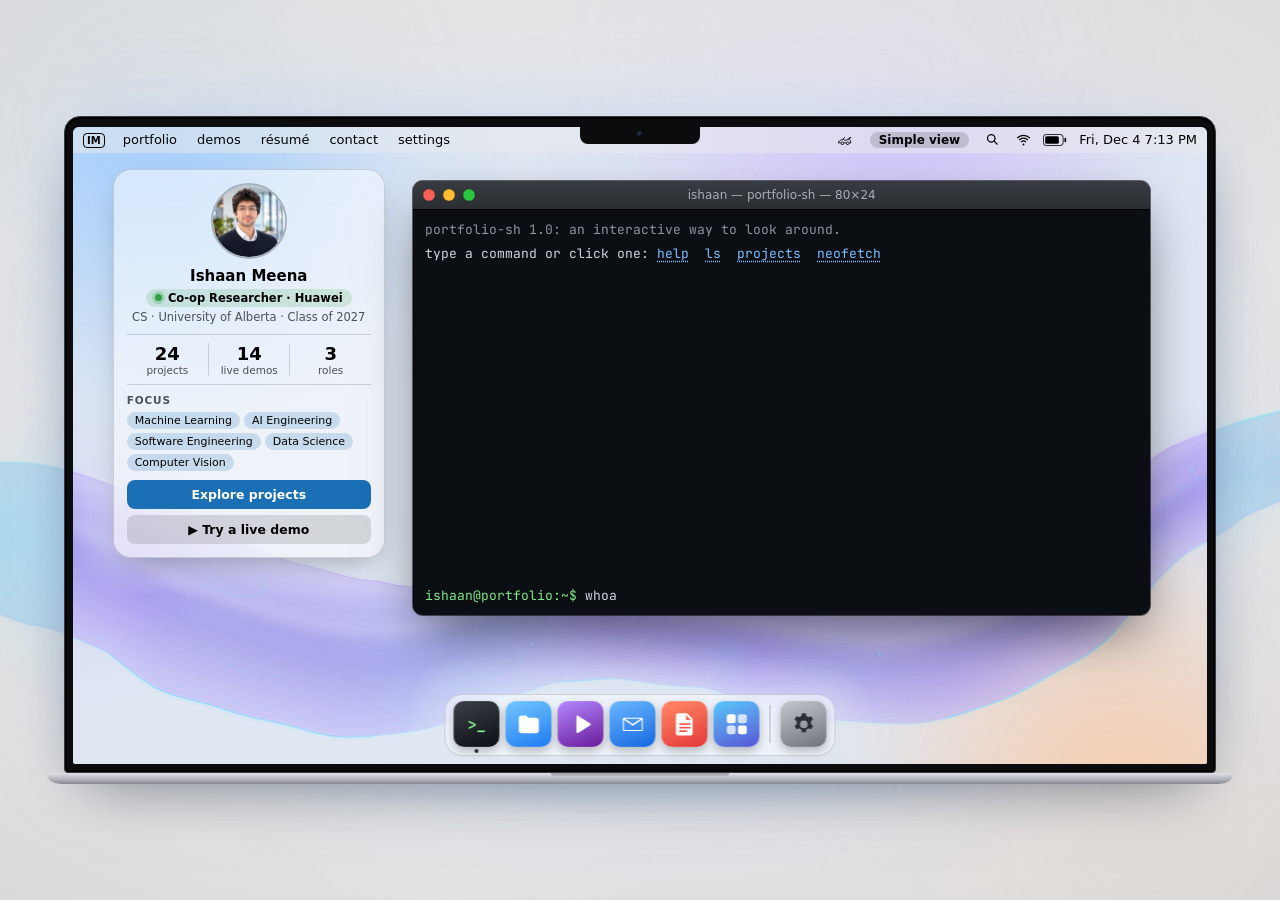
<file: index.html>
<!DOCTYPE html>
<html lang="en">
<head>
    <meta charset="UTF-8">
    <meta name="viewport" content="width=device-width, initial-scale=1">
    <meta name="description" content="Ishaan Meena: Computer Science student at the University of Alberta working on machine learning, NLP and software development. Projects, skills and contact details.">
    <title>Ishaan Meena</title>
    <link rel="preconnect" href="https://fonts.googleapis.com">
    <link rel="preconnect" href="https://fonts.gstatic.com" crossorigin>
    <link href="https://fonts.googleapis.com/css2?family=Raleway:wght@700&display=swap" rel="stylesheet">
    <link href="https://fonts.googleapis.com/css2?family=Raleway:wght@300&display=swap" rel="stylesheet">
    <link href="https://fonts.googleapis.com/css2?family=JetBrains+Mono:wght@400;700&display=swap" rel="stylesheet">
    <link rel="stylesheet" type="text/css" href="style.css">
    <script>
        // Set the theme and view (Mac / simple) before first paint to avoid a flash
        (function () {
            var saved = null;
            try { saved = localStorage.getItem("theme"); } catch (e) {}
            var prefersDark = window.matchMedia && window.matchMedia("(prefers-color-scheme: dark)").matches;
            document.documentElement.dataset.theme = saved || (prefersDark ? "dark" : "light");
            var view = null;
            try { view = localStorage.getItem("view"); } catch (e) {}
            document.documentElement.dataset.view = view === "simple" ? "simple" : "mac";
        })();
    </script>
    <link rel="shortcut icon" type="image/x-icon" href="files/NB.jpg">
</head>
<body>
    <a class="skip-link" href="#simple-view">Skip to simple view</a>

    <main id="main">
        <h1 class="sr-only">Ishaan Meena: Computer Science student and ML researcher, portfolio</h1>
    
    <!-- Intro Section: a MacBook showing a macOS-style desktop -->
    <section class="s1" id="hero">
        <!-- Aurora + studio spotlight backdrop (CSS only, see style.css) -->
        <div class="backdrop" aria-hidden="true">
            <span class="aurora a1"></span>
            <span class="aurora a2"></span>
            <span class="aurora a3"></span>
            <canvas class="flow-canvas"></canvas>
            <span class="stage-light"></span>
            <span class="sheen"></span>
        </div>
        <div class="main-container" id="front-page">
            <div class="laptop">
                <div class="laptop-screen">
                    <div class="laptop-notch" aria-hidden="true"></div>
                    <div class="desktop" id="desktop">
                        <!-- The same aurora as the page backdrop, aligned to the page so it continues through the screen (desktop.js) -->
                        <div class="screen-aurora" aria-hidden="true">
                            <span class="aurora a1"></span>
                            <span class="aurora a2"></span>
                            <span class="aurora a3"></span>
                            <canvas class="flow-canvas"></canvas>
                            <span class="sheen"></span>
                        </div>

                        <!-- Menu bar -->
                        <div class="menubar">
                            <div class="menubar-left">
                                <div class="logo-menu">
                                    <button type="button" id="logo-button" class="menubar-logo" aria-haspopup="true" aria-expanded="false" aria-controls="logo-menu" aria-label="Main menu">IM</button>
                                    <div class="menu-dropdown" id="logo-menu" role="menu" hidden>
                                        <button type="button" role="menuitem" data-action="about">About This Portfolio</button>
                                        <button type="button" role="menuitem" data-action="spotlight">Spotlight Search <kbd>⌘K</kbd></button>
                                        <button type="button" role="menuitem" data-action="simple">Switch to Simple View</button>
                                        <hr>
                                        <button type="button" role="menuitem" data-action="sleep">Sleep</button>
                                        <button type="button" role="menuitem" data-action="restart">Restart…</button>
                                    </div>
                                </div>
                                <a href="index.html#projects" data-open="projects">portfolio</a>
                                <a href="index.html#demos" data-open="demos">demos</a>
                                <a href="index.html#resume" data-open="resume">résumé</a>
                                <a href="index.html#contact" data-open="contact">contact</a>
                                <div class="settings-menu">
                                    <button id="settings-button" type="button" aria-haspopup="true" aria-expanded="false" aria-controls="settings-panel">settings</button>
                                    <div id="settings-panel" role="dialog" aria-label="Settings" hidden>
                                        <p class="settings-path">settings</p>
                                        <div class="settings-group">
                                            <span class="settings-label" id="appearance-label">appearance</span>
                                            <div class="segmented" role="radiogroup" aria-labelledby="appearance-label">
                                                <button type="button" role="radio" data-appearance="light">☀ light</button>
                                                <button type="button" role="radio" data-appearance="dark">☾ dark</button>
                                                <button type="button" role="radio" data-appearance="system">◐ auto</button>
                                            </div>
                                        </div>
                                        <div class="settings-group">
                                            <span class="settings-label" id="themes-label">themes</span>
                                            <div class="theme-grid" role="radiogroup" aria-labelledby="themes-label"></div>
                                        </div>
                                        <p class="settings-note">hover to preview · click to apply · saved for your next visit</p>
                                    </div>
                                </div>
                            </div>
                            <div class="menubar-right">
                                <button type="button" class="drive-toggle" id="drive-toggle" aria-pressed="false" title="Game mode: drive a car around the page (park on a button to click it)" aria-label="Game mode">🏎</button>
                                <button type="button" class="view-toggle" id="view-toggle" aria-pressed="false" title="Show everything as a simple page">Simple view</button>
                                <button type="button" class="menubar-spotlight" aria-label="Spotlight search (Ctrl+K)" title="Spotlight (⌘K / Ctrl+K)"><svg class="menubar-icon" viewBox="0 0 24 24" aria-hidden="true"><path d="M10 3a7 7 0 0 1 5.6 11.2l5.1 5.1-1.4 1.4-5.1-5.1A7 7 0 1 1 10 3Zm0 2a5 5 0 1 0 0 10 5 5 0 0 0 0-10Z"/></svg></button>
                                <svg class="menubar-icon" viewBox="0 0 24 24" aria-hidden="true"><path d="M12 18.5a1.5 1.5 0 1 1 0 3 1.5 1.5 0 0 1 0-3Zm-4.6-3.1a6.5 6.5 0 0 1 9.2 0l-1.4 1.4a4.5 4.5 0 0 0-6.4 0l-1.4-1.4ZM4.2 12.2a11 11 0 0 1 15.6 0l-1.4 1.4a9 9 0 0 0-12.8 0l-1.4-1.4ZM1 9a15.5 15.5 0 0 1 22 0l-1.4 1.4a13.5 13.5 0 0 0-19.2 0L1 9Z"/></svg>
                                <svg class="menubar-icon battery" viewBox="0 0 28 14" aria-hidden="true"><rect x="0.5" y="0.5" width="23" height="13" rx="3.5" fill="none" stroke="currentColor"/><rect x="2.5" y="2.5" width="16" height="9" rx="2"/><rect x="25" y="4.5" width="2" height="5" rx="1"/></svg>
                                <time class="menubar-clock" id="menubar-clock"></time>
                            </div>
                        </div>

                        <!-- Profile widget: the at-a-glance summary (filled in by profile.js) -->
                        <section class="widget" aria-labelledby="widget-name">
                            <div class="widget-head">
                                <img src="files/ishaan-profile.jpg" alt="Portrait of Ishaan Meena">
                                <div class="widget-text">
                                    <h2 class="widget-name" id="widget-name">Ishaan Meena</h2>
                                    <p class="widget-role"><span class="status-dot" aria-hidden="true"></span><span class="widget-role-text">Co-op Researcher · Huawei</span></p>
                                    <p class="widget-sub">Computer Science · University of Alberta</p>
                                </div>
                            </div>
                            <ul class="widget-stats" aria-label="At a glance">
                                <li><strong class="stat-projects">–</strong><span>projects</span></li>
                                <li><strong class="stat-demos">–</strong><span>live demos</span></li>
                                <li><strong class="stat-roles">–</strong><span>roles</span></li>
                            </ul>
                            <div class="widget-section">
                                <p class="widget-label">Focus</p>
                                <ul class="widget-skills" aria-label="Key skills"></ul>
                            </div>
                            <div class="widget-actions">
                                <button type="button" data-open="projects">Explore projects</button>
                                <button type="button" data-open="demos">▶ Try a live demo</button>
                            </div>
                        </section>

                        <!-- Terminal app window -->
                        <div class="app-window" id="terminal-window" data-app="terminal" data-title="Terminal" role="region" aria-label="Terminal">
                            <div class="titlebar">
                                <div class="traffic-lights" role="group" aria-label="Window controls">
                                    <button type="button" class="light light-close" data-action="close" data-glyph="×" aria-label="Close window" title="Close"></button>
                                    <button type="button" class="light light-min" data-action="minimize" data-glyph="−" aria-label="Minimize window" title="Minimize"></button>
                                    <button type="button" class="light light-zoom" data-action="maximize" data-glyph="+" aria-label="Zoom window" title="Zoom"></button>
                                </div>
                                <span class="titlebar-title">ishaan — portfolio-sh — 80×24</span>
                            </div>
                            <div id="terminal">
                                <div id="term-output" aria-live="polite"></div>
                                <form id="term-form" autocomplete="off">
                                    <label for="term-input" id="term-prompt">ishaan@portfolio:~$</label>
                                    <input id="term-input" type="text" spellcheck="false" autocapitalize="off" autocorrect="off" enterkeyhint="go" aria-label="Terminal command">
                                </form>
                            </div>
                        </div>


                        <!-- Projects app (finder.js) -->
                        <div class="app-window finder" id="projects-window" data-app="projects" data-title="Finder" data-sheet role="region" aria-label="Projects" hidden>
                            <div class="titlebar">
                                <div class="traffic-lights" role="group" aria-label="Window controls">
                                    <button type="button" class="light light-close" data-action="close" data-glyph="×" aria-label="Close window" title="Close"></button>
                                    <button type="button" class="light light-min" data-action="minimize" data-glyph="−" aria-label="Minimize window" title="Minimize"></button>
                                    <button type="button" class="light light-zoom" data-action="maximize" data-glyph="+" aria-label="Zoom window" title="Zoom"></button>
                                </div>
                                <span class="finder-path">All Projects</span>
                                <input type="search" class="finder-search" placeholder="Search" aria-label="Search projects">
                            </div>
                            <div class="finder-body">
                                <nav class="finder-sidebar" aria-label="Folders"></nav>
                                <div class="finder-main">
                                    <div class="finder-grid" role="listbox" aria-label="Projects"></div>
                                    <p class="finder-status"></p>
                                </div>
                            </div>
                        </div>

                        <!-- Quick Look (finder.js) -->
                        <div class="quicklook" id="quicklook" role="dialog" aria-labelledby="ql-title" hidden>
                            <div class="ql-bar">
                                <button type="button" class="ql-close" aria-label="Close preview">×</button>
                                <span id="ql-title"></span>
                                <button type="button" class="ql-demo">▶ Run demo</button>
                                <a class="ql-open" target="_blank" rel="noopener">Open on GitHub ↗</a>
                            </div>
                            <img class="ql-image" alt="">
                            <div class="ql-info">
                                <p class="ql-desc"></p>
                                <ul class="ql-details"></ul>
                                <p class="ql-meta"></p>
                                <div class="ql-tags"></div>
                            </div>
                            <div class="ql-nav">
                                <button type="button" class="ql-prev" aria-label="Previous project">‹</button>
                                <span class="ql-count"></span>
                                <button type="button" class="ql-next" aria-label="Next project">›</button>
                            </div>
                        </div>

                        <!-- Spotlight (finder.js) -->
                        <div class="spotlight" id="spotlight" role="dialog" aria-label="Spotlight search" hidden>
                            <div class="spotlight-field">
                                <svg viewBox="0 0 24 24" aria-hidden="true"><path d="M10 3a7 7 0 0 1 5.6 11.2l5.1 5.1-1.4 1.4-5.1-5.1A7 7 0 1 1 10 3Zm0 2a5 5 0 1 0 0 10 5 5 0 0 0 0-10Z"/></svg>
                                <input id="spotlight-input" type="text" placeholder="Spotlight Search" autocomplete="off" spellcheck="false" role="combobox" aria-expanded="false" aria-controls="spotlight-results">
                            </div>
                            <ul id="spotlight-results" role="listbox" aria-label="Results"></ul>
                        </div>

                        <!-- Contacts app (profile.js) -->
                        <div class="app-window contact-app" id="contact-window" data-app="contact" data-title="Contacts" data-sheet role="region" aria-label="Contact" hidden>
                            <div class="titlebar">
                                <div class="traffic-lights" role="group" aria-label="Window controls">
                                    <button type="button" class="light light-close" data-action="close" data-glyph="×" aria-label="Close window" title="Close"></button>
                                    <button type="button" class="light light-min" data-action="minimize" data-glyph="−" aria-label="Minimize window" title="Minimize"></button>
                                    <button type="button" class="light light-zoom" data-action="maximize" data-glyph="+" aria-label="Zoom window" title="Zoom"></button>
                                </div>
                                <span class="titlebar-title">Contact</span>
                            </div>
                            <div class="contact-card"></div>
                        </div>


                        <!-- Widgets app (widgets.js): gallery for adding desktop widgets -->
                        <div class="app-window widgets-app" id="widgets-window" data-app="widgets" data-title="Widgets" data-sheet role="region" aria-label="Widgets" hidden>
                            <div class="titlebar">
                                <div class="traffic-lights" role="group" aria-label="Window controls">
                                    <button type="button" class="light light-close" data-action="close" data-glyph="×" aria-label="Close window" title="Close"></button>
                                    <button type="button" class="light light-min" data-action="minimize" data-glyph="−" aria-label="Minimize window" title="Minimize"></button>
                                    <button type="button" class="light light-zoom" data-action="maximize" data-glyph="+" aria-label="Zoom window" title="Zoom"></button>
                                </div>
                                <span class="titlebar-title">Widgets</span>
                            </div>
                            <div class="wg-body">
                                <p class="wg-intro">Add widgets to the desktop. Drag a widget to move it, drag its bottom-right corner to resize it, and press ⊖ to remove it. Your layout is saved in this browser.</p>
                                <ul class="wg-list"></ul>
                                <p class="wg-footer"><button type="button" class="demo-btn" data-wg-reset>Reset to default layout</button></p>
                            </div>
                        </div>
                        <!-- Mail app (mail.js): sends a message straight to Ishaan's inbox -->
                        <div class="app-window mail-app" id="mail-window" data-app="mail" data-title="Mail" data-sheet role="region" aria-label="Mail" hidden>
                            <div class="titlebar">
                                <div class="traffic-lights" role="group" aria-label="Window controls">
                                    <button type="button" class="light light-close" data-action="close" data-glyph="×" aria-label="Close window" title="Close"></button>
                                    <button type="button" class="light light-min" data-action="minimize" data-glyph="−" aria-label="Minimize window" title="Minimize"></button>
                                    <button type="button" class="light light-zoom" data-action="maximize" data-glyph="+" aria-label="Zoom window" title="Zoom"></button>
                                </div>
                                <span class="titlebar-title">New Message</span>
                            </div>
                            <form class="mail-form" novalidate>
                                <div class="mail-row"><span class="mail-label">To:</span><span class="mail-to">Ishaan Meena</span></div>
                                <label class="mail-row"><span class="mail-label">From:</span><input name="email" type="email" required autocomplete="email" placeholder="your@email.com"></label>
                                <label class="mail-row"><span class="mail-label">Name:</span><input name="name" type="text" autocomplete="name" placeholder="Your name"></label>
                                <label class="mail-row"><span class="mail-label">Subject:</span><input name="subject" type="text" placeholder="Hello!"></label>
                                <input type="text" name="_honey" class="mail-honey" tabindex="-1" autocomplete="off" aria-hidden="true">
                                <label class="sr-only" for="mail-message">Message</label>
                                <textarea id="mail-message" name="message" required placeholder="Write your message…"></textarea>
                                <div class="mail-footer">
                                    <span class="mail-status" role="status"></span>
                                    <button type="submit" class="demo-btn primary mail-send">Send ➤</button>
                                </div>
                            </form>
                        </div>

                        <!-- Résumé app (profile.js) -->
                        <div class="app-window resume-app" id="resume-window" data-app="resume" data-title="Preview" data-sheet role="region" aria-label="Résumé" hidden>
                            <div class="titlebar">
                                <div class="traffic-lights" role="group" aria-label="Window controls">
                                    <button type="button" class="light light-close" data-action="close" data-glyph="×" aria-label="Close window" title="Close"></button>
                                    <button type="button" class="light light-min" data-action="minimize" data-glyph="−" aria-label="Minimize window" title="Minimize"></button>
                                    <button type="button" class="light light-zoom" data-action="maximize" data-glyph="+" aria-label="Zoom window" title="Zoom"></button>
                                </div>
                                <span class="titlebar-title">Ishaan_Meena_Resume.pdf</span>
                                <a class="resume-download" href="files/Ishaan_Meena_Resume.pdf" download="Ishaan_Meena_Resume.pdf">Download PDF</a>
                            </div>
                            <div class="resume-scroll">
                                <article class="resume-page" aria-label="Résumé"></article>
                            </div>
                        </div>

                        <!-- Live Demos app (demos/demos.js) -->
                        <div class="app-window demos-app" id="demos-window" data-app="demos" data-title="Live Demos" data-sheet role="region" aria-label="Live demos" hidden>
                            <div class="titlebar">
                                <div class="traffic-lights" role="group" aria-label="Window controls">
                                    <button type="button" class="light light-close" data-action="close" data-glyph="×" aria-label="Close window" title="Close"></button>
                                    <button type="button" class="light light-min" data-action="minimize" data-glyph="−" aria-label="Minimize window" title="Minimize"></button>
                                    <button type="button" class="light light-zoom" data-action="maximize" data-glyph="+" aria-label="Zoom window" title="Zoom"></button>
                                </div>
                                <span class="titlebar-title">Live Demos</span>
                            </div>
                            <div class="demos-body">
                                <nav class="demos-list" aria-label="Demos"></nav>
                                <section class="demos-stage" aria-labelledby="demo-title">
                                    <header class="demo-header">
                                        <div>
                                            <h2 class="demo-title" id="demo-title"></h2>
                                            <p class="demo-blurb"></p>
                                        </div>
                                        <div class="demo-links">
                                            <button type="button" class="demo-btn demo-details">Project details</button>
                                            <a class="demo-btn demo-code" target="_blank" rel="noopener">Code ↗</a>
                                        </div>
                                    </header>
                                    <div class="demo-mount"></div>
                                    <p class="demo-note"></p>
                                </section>
                            </div>
                        </div>

                        <!-- Boot screen (desktop.js) -->
                        <div class="boot-screen" id="boot-screen" aria-hidden="true" hidden>
                            <span class="boot-logo">IM</span>
                            <span class="boot-bar"><span></span></span>
                        </div>

                        <!-- Dock -->
                        <nav class="dock" aria-label="Dock">
                            <button type="button" class="dock-item is-running" data-app="terminal" aria-label="Terminal">
                                <span class="dock-icon icon-terminal" aria-hidden="true">&gt;_</span>
                                <span class="dock-tip">Terminal</span>
                            </button>
                            <button type="button" class="dock-item" data-app="projects" aria-label="Projects">
                                <span class="dock-icon icon-projects" aria-hidden="true"><svg viewBox="0 0 24 24"><path d="M3 6.5A2.5 2.5 0 0 1 5.5 4h4l2 2h7A2.5 2.5 0 0 1 21 8.5v9a2.5 2.5 0 0 1-2.5 2.5h-13A2.5 2.5 0 0 1 3 17.5v-11Z"/></svg></span>
                                <span class="dock-tip">Projects</span>
                            </button>
                            <button type="button" class="dock-item" data-app="demos" aria-label="Live demos">
                                <span class="dock-icon icon-demos" aria-hidden="true"><svg viewBox="0 0 24 24"><path d="M8 5.1v13.8a1 1 0 0 0 1.5.86l11-6.9a1 1 0 0 0 0-1.72l-11-6.9A1 1 0 0 0 8 5.1Z"/></svg></span>
                                <span class="dock-tip">Live Demos</span>
                            </button>
                            <button type="button" class="dock-item" data-app="mail" aria-label="Mail">
                                <span class="dock-icon icon-mail" aria-hidden="true"><svg viewBox="0 0 24 24"><path d="M4 6h16a1 1 0 0 1 1 1v10a1 1 0 0 1-1 1H4a1 1 0 0 1-1-1V7a1 1 0 0 1 1-1Zm0 1.8V17h16V7.8l-8 5.4-8-5.4Zm.9-.8L12 11.8 19.1 7H4.9Z"/></svg></span>
                                <span class="dock-tip">Mail</span>
                            </button>
                            <button type="button" class="dock-item" data-app="resume" aria-label="Résumé">
                                <span class="dock-icon icon-resume" aria-hidden="true"><svg viewBox="0 0 24 24"><path d="M6 2h8l5 5v13a2 2 0 0 1-2 2H6a2 2 0 0 1-2-2V4a2 2 0 0 1 2-2Zm7 1.5V8h4.5L13 3.5ZM7 11v1.6h10V11H7Zm0 3.2v1.6h10v-1.6H7Zm0 3.2V19h7v-1.6H7Z"/></svg></span>
                                <span class="dock-tip">Résumé</span>
                            </button>
                            <button type="button" class="dock-item" data-app="widgets" aria-label="Widgets">
                                <span class="dock-icon icon-widgets" aria-hidden="true"><svg viewBox="0 0 24 24"><rect x="3" y="3" width="8" height="8" rx="2"/><rect x="13" y="3" width="8" height="8" rx="2" opacity=".75"/><rect x="3" y="13" width="8" height="8" rx="2" opacity=".75"/><rect x="13" y="13" width="8" height="8" rx="2"/></svg></span>
                                <span class="dock-tip">Widgets</span>
                            </button>
                            <span class="dock-divider" aria-hidden="true"></span>
                            <button type="button" class="dock-item" data-app="settings" aria-label="Settings">
                                <span class="dock-icon icon-settings" aria-hidden="true"><svg viewBox="0 0 24 24"><path fill-rule="evenodd" d="M10.3 2h3.4l.5 2.6a8 8 0 0 1 1.9 1.1l2.5-.9 1.7 2.9-2 1.8a8 8 0 0 1 0 2.2l2 1.8-1.7 2.9-2.5-.9a8 8 0 0 1-1.9 1.1l-.5 2.6h-3.4l-.5-2.6a8 8 0 0 1-1.9-1.1l-2.5.9-1.7-2.9 2-1.8a8 8 0 0 1 0-2.2l-2-1.8 1.7-2.9 2.5.9a8 8 0 0 1 1.9-1.1l.5-2.6ZM12 8.5a3.5 3.5 0 1 0 0 7 3.5 3.5 0 0 0 0-7Z"/></svg></span>
                                <span class="dock-tip">Settings</span>
                            </button>
                        </nav>
                    </div>
                </div>
                <div class="laptop-base" aria-hidden="true"><span class="laptop-groove"></span></div>
            </div>
        </div>
    </section>

    <!-- Simple view: the same content as a plain, linear page (profile.js) -->
    <section class="simple-view" id="simple-view" aria-labelledby="simple-name" hidden tabindex="-1">
        <div class="simple-inner"></div>
    </section>

    <noscript>
        <section class="simple-view">
            <div class="simple-inner">
                <h2>Ishaan Meena</h2>
                <p>Computer Science student at the University of Alberta: machine learning, NLP and software development.</p>
                <p>
                    <a href="mailto:ishhaan.m@gmail.com">ishhaan.m@gmail.com</a> ·
                    <a href="https://www.linkedin.com/in/ishaan-meena">LinkedIn</a> ·
                    <a href="https://github.com/Ishaan6233">GitHub</a>
                </p>
            </div>
        </section>
    </noscript>
    </main>

    <script src="script.js"></script>
    <script src="projects-data.js"></script>
    <script src="terminal.js"></script>
    <script src="window-manager.js"></script>
    <script src="finder.js"></script>
    <script src="desktop.js"></script>
    <script src="flow.js"></script>
    <script src="drive.js"></script>
    <script src="profile.js"></script>
    <script src="mail.js"></script>
    <script src="demos/ml-utils.js"></script>
    <script src="demos/sudoku.js"></script>
    <script src="demos/cliff-walking.js"></script>
    <script src="demos/pos-tagger.js"></script>
    <script src="demos/sentiment.js"></script>
    <script src="demos/summarizer.js"></script>
    <script src="demos/spam.js"></script>
    <script src="demos/heart.js"></script>
    <script src="demos/grammar.js"></script>
    <script src="demos/calculator.js"></script>
    <script src="demos/games.js"></script>
    <script src="demos/nike.js"></script>
    <script src="demos/ngram.js"></script>
    <script src="demos/relation.js"></script>
    <script src="demos/demos.js"></script>
    <script src="widgets.js"></script>
</body>
</html>
</file>
<file: style.css>
/* Themes: set via data-theme on <html> (see the inline script in index.html and script.js) */
:root,
[data-theme="light"] {
	--mainColor: #eaeaea;
	--secondaryColor: #fff;
	--borderColor: #c1c1c1;
	--mainText: black;
	--secondaryText: #4b5156;
	--themeDotBorder: #24292e;
	--previewBg: rgba(251, 249, 243, 0.8);
	--previewShadow: #f0ead6;
	--buttonColor: black;
	--buttonHoverColor: #333333;
	--linkColor: #1a6fb5;
	--cardBg: #fff;
	--cardTitle: black;
	--cardText: #4b5156;
	--wall1: #dfe7f3;
	--wall2: #9cc3ff;
	--wall3: #ffc9a8;
	--wall4: #c6b5ff;
	color-scheme: light;
}

[data-theme="dark"] {
	--mainColor: #0d1117;
	--secondaryColor: #161b22;
	--borderColor: #30363d;
	--mainText: #e6edf3;
	--secondaryText: #9da7b3;
	--themeDotBorder: #e6edf3;
	--previewBg: rgba(22, 27, 34, 0.8);
	--previewShadow: #010409;
	--buttonColor: #2f81f7;
	--buttonHoverColor: #1f6feb;
	--linkColor: #58a6ff;
	--cardBg: #1c2128;
	--cardTitle: #e6edf3;
	--cardText: #9da7b3;
	--wall1: #0b1020;
	--wall2: #1f3b8a;
	--wall3: #5b2a86;
	--wall4: #0e6b74;
	color-scheme: dark;
}

[data-theme="navy"] {
	--mainColor: #15202B;
	--secondaryColor: #192734;
	--borderColor: #164D56;
	--mainText: #fff;
	--secondaryText: #eeeeee;
	--themeDotBorder: #FFF;
	--previewBg: rgba(25, 39, 52, 0.8);
	--previewShadow: #111921;
	--buttonColor: #17a2b8;
	--buttonHoverColor: #138496;
	--linkColor: lightblue;
	--cardBg: #fff;
	--cardTitle: black;
	--cardText: #4b5156;
	--wall1: #0f2233;
	--wall2: #17a2b8;
	--wall3: #1e4d7a;
	--wall4: #0b3b4a;
	color-scheme: dark;
}

[data-theme="purple"] {
	--mainColor: #46344E;
	--secondaryColor: #382a3f;
	--borderColor: #1d1520;
	--mainText: #fff;
	--secondaryText: #eeeeee;
	--themeDotBorder: #FFF;
	--previewBg: rgba(29, 21, 32, 0.8);
	--previewShadow: #2b202f;
	--buttonColor: #8534a3;
	--buttonHoverColor: #6b216d;
	--linkColor: #e0b3ff;
	--cardBg: #fff;
	--cardTitle: black;
	--cardText: #4b5156;
	--wall1: #2a1d31;
	--wall2: #8534a3;
	--wall3: #c0587e;
	--wall4: #4b2a6b;
	color-scheme: dark;
}

[data-theme="green"] {
	--mainColor: #7a8e67;
	--secondaryColor: #596b47;
	--borderColor: #161914;
	--mainText: #fff;
	--secondaryText: #eeeeee;
	--themeDotBorder: #FFF;
	--previewBg: rgba(81, 90, 72, 0.8);
	--previewShadow: #2a2f25;
	--buttonColor: #669966;
	--buttonHoverColor: #557755;
	--linkColor: #d8f5c0;
	--cardBg: #fff;
	--cardTitle: black;
	--cardText: #4b5156;
	--wall1: #3c4a33;
	--wall2: #8fb573;
	--wall3: #c9b458;
	--wall4: #557755;
	color-scheme: dark;
}

body {
	background-color: var(--mainColor);
}

html, body{
	padding: 0;
	margin: 0;
	scroll-behavior: smooth;
}

body *{
	transition: 0.3s;
}


h1, h2, h3, h4, h5, h6, strong{
	color: var(--mainText);
	font-family: 'Raleway', sans-serif;
	
}

p, li, span, label, input, textarea{
	color: var(--secondaryText);
	font-family: 'Raleway', sans-serif;
	
}

a{
	text-decoration: none;

}

ul{
	list-style: none;
}

h1 { font-size: 56px;}
h2 { font-size: 36px;}
h3 { font-size: 28px;}
h4 { font-size: 24px;}
h5 { font-size: 20px;}
h6 { font-size: 16px;}


.s1{
	background-color: var(--mainColor);
	border-bottom:1px solid var(--borderColor);
	overflow:auto;
}

.s2{
	background-color: var(--secondaryColor);
	border-bottom:1px solid var(--borderColor);
	overflow:auto;
}



.main-container{
	width: 1200px;
	margin: 0 auto;
}

.about-wrapper{
	display: grid;
	grid-template-columns: repeat(auto-fit, minmax(320px, 1fr));
	padding-bottom: 50px;
	padding-top: 50px;
	gap:100px;
	
}


#skills{
	display: flex;
	justify-content: space-evenly;
	background-color: var(--previewShadow);
}

.social-links{
	
	display: grid;
	align-content: center;
	text-align: center;
}

#social_img{
	
	width: 70px;
}



#contact-form{
	display: block;
	max-width: 600px;
	margin: 0 auto;
	border: 1px solid var(--borderColor);
	padding: 15px;
	border-radius: 5px;
	background-color: var(--mainColor);
	margin-bottom: 50px;

}

#contact-form label{
	line-height: 2.7em;
}

#contact-form textarea{
	min-height: 100px;
	font-size: 14px;
}

input [type="submit"]:hover{
	background-color:#2ACA3E;
}

.input-field{
	width: 100%;
	padding-top: 10px;
	padding-bottom:10px; 
	background-color: var(--secondaryColor);
	border-radius: 5px;
	border:1px solid var(--borderColor);
	font-size: 14px;
}


#submit-btn{
	margin-top: 10px;
	width: 100%;
	padding-top: 10px;
	padding-bottom:10px; 
	color: #fff;
	background-color: var(--buttonColor);
	border:none;
} 


@media screen and (max-width: 1200px){
	.main-container{
		width: 95%;
	}
}


.music-button {
	display: inline-block;
	padding: 15px;
	font-size: 15px;
	font-weight: bold;
	color: #fff;
	background-color: #a41380; 
	border: none;
	border-radius: 10px;
	cursor: pointer;
	margin: 0px;
	margin-bottom: -10px;
	transition: background-color 0.3s, transform 0.3s;
}

.music-button:hover {
	background-color: #145a4d; /* Darker green on hover */
	transform: scale(1.05); /* Slightly bigger on hover */
}

.music-button:active {
	transform: scale(0.95); /* Slightly smaller when clicked */
}

.music-description {
	font-size: 16px;

}

.music-container {
	text-align: center;
	margin-top: 15px;
}

.button-wrapper {
	display: inline-block;
	margin-right: 20px;
}


.job-container {
    display: flex;
    justify-content: center;
    width: 100%;
}

.work-experience {
	text-align: center;
    display: flex;
    flex-wrap: wrap;
    gap: 5px;
    justify-content: center; /* Center the job boxes */
    max-width: 2000px; /* Set a max-width to constrain the content */
}

.job {
    background-color: var(--cardBg);
    padding: 20px;
    margin: 10px;
    border-radius: 10px;
    box-shadow: 0 4px 6px rgba(0, 0, 0, 0.1);
    max-width: 250px;
	padding:30px;
    flex: 1 1 calc(100% - 40px); /* Default to 1 job per row */
}

/* .job:hover {
    transform: scale(1.05);
    background-color: #ffeeff;

} */

.job h3 {
    color: #8534a3;
    margin-bottom: 10px;
	height:90px;
	align-content: center;
}

.job ul {
    margin-top: 20px;
    padding-left: 20px;
	margin-left:-20px;
}

.job ul li {
    margin-bottom: 10px;
    color: var(--cardText);
    font-size: 16px;
    line-height: 1.5;
}

.job p {
    margin-bottom: 5px;
    color: var(--cardText);
    font-size: 24px;
	align-content: center;
	height:50px;
}

/* Media query for larger screens */
@media (min-width: 600px) {
    .job {
        flex: 1 1 calc(50% - 40px); /* 2 jobs per row */
    }
}

@media (min-width: 1200px) {
    .job {
        flex: 1 1 calc(33.333% - 40px); /* 3 jobs per row */
    }
}

.button-container {
    text-align: left;
    margin-top: 20px;
    position: relative;
}

.download-button {
    background-color: var(--buttonColor); 
    border: none;
    color: white;
    padding: 15px 32px;
    text-align: center;
    text-decoration: none;
    display: inline-block;
    font-size: 16px;
    margin: 4px 2px;
    cursor: pointer;
    border-radius: 12px;
    transition: background-color 0.4s ease, color 0.4s ease;
    position: absolute;
    bottom: 0;
    left: 0;
}

.download-button:hover {
    background-color: var(--buttonHoverColor); 
    color: white;
}


/* ---------- Terminal app contents (terminal.js) ---------- */
#terminal{
	--termBg: #0b0f14;
	--termBar: #161b22;
	--termBorder: #30363d;
	--termText: #d1d7e0;
	--termMuted: #8b949e;
	--termPrompt: #7ee787;
	--termAccent: #79c0ff;
	--termError: #ff7b72;
	--termDir: #d2a8ff;

	display: flex;
	flex-direction: column;
	flex: 1;
	min-height: 0;
	background-color: var(--termBg);
	color: var(--termText);
	overflow: hidden;
	cursor: text;
	font-family: 'JetBrains Mono', ui-monospace, Consolas, monospace;
	font-size: 13px;
	line-height: 1.5;
	text-align: left;
}

#terminal *{
	transition: none;
}

#terminal span,
#terminal label,
#terminal input{
	font-family: inherit;
	color: inherit;
}

#term-output{
	flex: 1;
	overflow-y: auto;
	padding: 10px 12px 0;
	scrollbar-width: thin;
	scrollbar-color: var(--termBorder) transparent;
}

#terminal .t-line{
	white-space: pre-wrap;
	word-break: break-word;
	margin-bottom: 4px;
}

#term-form{
	display: flex;
	gap: 8px;
	padding: 2px 12px 10px;
}

#terminal #term-prompt,
#terminal .t-prompt{
	color: var(--termPrompt);
	white-space: nowrap;
}

#term-input{
	flex: 1;
	min-width: 0;
	padding: 0;
	border: none;
	outline: none;
	background: transparent;
	font-size: inherit;
	caret-color: var(--termPrompt);
}

#terminal .t-accent{ color: var(--termAccent); }
#terminal .t-muted{ color: var(--termMuted); }
#terminal .t-dir{ color: var(--termDir); font-weight: 700; }
#terminal .t-error{ color: var(--termError); }

#terminal .t-cmd{
	color: var(--termAccent);
	text-decoration: underline dotted;
	text-underline-offset: 3px;
	cursor: pointer;
}

#terminal .t-cmd:hover,
#terminal .t-cmd:focus-visible{
	color: var(--termPrompt);
	outline: none;
}

#terminal a{
	color: var(--termAccent);
	text-decoration: underline;
}

#terminal .t-neofetch{
	display: flex;
	flex-wrap: wrap;
	gap: 6px 24px;
}

#terminal .t-logo{
	color: var(--termAccent);
	line-height: 1.2;
}

/* ---------- Settings panel (opened from the menu bar) ---------- */
#settings-panel{
	position: absolute;
	top: calc(100% + 6px);
	left: -10px;
	z-index: 50;
	box-sizing: border-box;
	width: min(320px, calc(100vw - 32px));
	padding: 14px;
	border: 1px solid var(--borderColor);
	border-radius: 10px;
	background-color: color-mix(in srgb, var(--secondaryColor) 88%, transparent);
	backdrop-filter: blur(20px);
	-webkit-backdrop-filter: blur(20px);
	box-shadow: 0 20px 40px -10px rgba(0, 0, 0, 0.45);
	animation: settings-pop 160ms ease-out;
	text-align: left;
}

#settings-panel[hidden]{
	display: none;
}

@keyframes settings-pop{
	from { opacity: 0; transform: translateY(-6px) scale(0.98); }
}

#settings-panel p{
	margin: 0;
}

#settings-panel .settings-path{
	margin-bottom: 12px;
	color: var(--mainText);
	font-weight: 700;
	font-size: 14px;
}

#settings-panel .settings-path span{
	color: var(--linkColor);
}

.settings-group{
	margin-bottom: 14px;
}

#settings-panel .settings-label{
	display: block;
	margin-bottom: 6px;
	color: var(--secondaryText);
	font-size: 11px;
	letter-spacing: 0.08em;
	text-transform: uppercase;
}

.segmented{
	display: grid;
	grid-template-columns: repeat(3, 1fr);
	gap: 3px;
	padding: 3px;
	background-color: var(--mainColor);
	border: 1px solid var(--borderColor);
	border-radius: 8px;
}

.segmented button{
	padding: 6px 4px;
	background: none;
	border: none;
	border-radius: 6px;
	color: var(--secondaryText);
	font-family: 'Raleway', sans-serif;
	font-size: 13px;
	cursor: pointer;
}

.segmented button:hover{
	color: var(--mainText);
}

.segmented button[aria-checked="true"]{
	background-color: var(--secondaryColor);
	color: var(--mainText);
	font-weight: 700;
	box-shadow: 0 1px 3px rgba(0, 0, 0, 0.25);
}

.theme-grid{
	display: grid;
	grid-template-columns: repeat(3, 1fr);
	gap: 8px;
}

.theme-swatch{
	display: flex;
	flex-direction: column;
	gap: 5px;
	padding: 4px;
	background: none;
	border: 2px solid transparent;
	border-radius: 9px;
	cursor: pointer;
}

.theme-swatch:hover,
.theme-swatch:focus-visible{
	border-color: var(--borderColor);
	outline: none;
	transform: translateY(-2px);
}

.theme-swatch[aria-checked="true"]{
	border-color: var(--linkColor);
}

.swatch-window{
	display: block;
	overflow: hidden;
	height: 54px;
	background-color: var(--mainColor);
	border: 1px solid var(--borderColor);
	border-radius: 5px;
}

.swatch-bar{
	display: flex;
	gap: 2px;
	padding: 3px 4px;
	background-color: var(--secondaryColor);
	border-bottom: 1px solid var(--borderColor);
}

.swatch-bar i{
	width: 4px;
	height: 4px;
	border-radius: 50%;
	background-color: #FC6058;
}
.swatch-bar i:nth-child(2){ background-color: #FEC02F; }
.swatch-bar i:nth-child(3){ background-color: #2ACA3E; }

.swatch-body{
	display: block;
	padding: 5px;
}

.swatch-line{
	display: block;
	width: 70%;
	height: 4px;
	margin-bottom: 3px;
	border-radius: 2px;
	background-color: var(--mainText);
	opacity: 0.75;
}

.swatch-line.short{
	width: 40%;
	background-color: var(--linkColor);
	opacity: 1;
}

.swatch-card{
	display: block;
	width: 55%;
	height: 14px;
	margin-top: 4px;
	background-color: var(--cardBg);
	border: 1px solid var(--borderColor);
	border-radius: 2px;
}

#settings-panel .swatch-name{
	color: var(--secondaryText);
	font-size: 12px;
	text-align: center;
}

.theme-swatch[aria-checked="true"] .swatch-name{
	color: var(--mainText);
	font-weight: 700;
}

#settings-panel .settings-note{
	color: var(--secondaryText);
	font-size: 11px;
	font-style: italic;
}

/* =====================================================================
   Hero: a MacBook showing a macOS-style desktop
   (window-controls.js drives the Terminal window, desktop.js the dock + clock)
   ===================================================================== */
#hero{
	--sysFont: -apple-system, BlinkMacSystemFont, 'Segoe UI', system-ui, sans-serif;
	--menubarH: 26px;
	--glass: color-mix(in srgb, var(--secondaryColor) 50%, transparent);
	--glassBorder: color-mix(in srgb, var(--mainText) 14%, transparent);
}


/* ---------- Laptop frame ---------- */
.laptop{
	/* Sized so the whole MacBook fits the viewport: height is about 0.625 × width + bezel and base */
	width: min(1180px, 86vw, calc(160vh - 140px));
	width: min(1180px, 86vw, calc(160svh - 140px));
	margin: 0 auto;
}

#hero{
	display: flex;
	align-items: center;
	box-sizing: border-box;
	min-height: 100vh;
	min-height: 100svh;
	padding: 24px 0;
}

#hero > .main-container{
	width: 100%;
}

[data-view="simple"] #hero{
	display: none;
}

.laptop-screen{
	position: relative;
	padding: 18px 14px 14px;
	background-color: #0c0c0e;
	border: 2px solid #3b3c41;
	border-radius: 22px 22px 6px 6px;
	box-shadow: inset 0 0 0 2px #000, 0 30px 60px -25px rgba(0, 0, 0, 0.55);
}

.laptop-notch{
	position: absolute;
	top: 16px;
	left: 50%;
	z-index: 9600; /* above the menu bar and the sleep overlay */
	width: 130px;
	height: 22px;
	transform: translateX(-50%);
	background-color: #0c0c0e;
	border-radius: 0 0 9px 9px;
}

.laptop-notch::after{
	content: '';
	position: absolute;
	top: 7px;
	left: 50%;
	width: 7px;
	height: 7px;
	transform: translateX(-50%);
	border-radius: 50%;
	background: radial-gradient(circle at 35% 35%, #2c3b55, #07090d 70%);
}

.laptop-base{
	position: relative;
	display: block;
	width: 112%;
	height: 16px;
	margin-left: -6%;
	background: linear-gradient(#dfe1e5, #b3b6bc 55%, #85888f);
	border-radius: 2px 2px 18px 18px / 2px 2px 12px 12px;
	box-shadow: 0 18px 28px -14px rgba(0, 0, 0, 0.55);
}

.laptop-groove{
	position: absolute;
	top: 0;
	left: 50%;
	width: 15%;
	height: 6px;
	transform: translateX(-50%);
	background: linear-gradient(#9a9da3, #c4c7cc);
	border-radius: 0 0 8px 8px;
}

/* ---------- Desktop + wallpaper ---------- */
.desktop{
	position: relative;
	aspect-ratio: 16 / 10;
	overflow: hidden;
	border-radius: 8px 8px 2px 2px;
	font-family: var(--sysFont);
	background:
		radial-gradient(ellipse at 12% 18%, var(--wall2) 0, transparent 50%),
		radial-gradient(ellipse at 88% 22%, var(--wall3) 0, transparent 46%),
		radial-gradient(ellipse at 55% 105%, var(--wall4) 0, transparent 58%),
		var(--wall1);
}

/* Only colours animate by default inside the desktop; motion is handled explicitly */
.desktop *{
	transition-property: background-color, border-color, color;
}

/* ---------- Menu bar ---------- */
.menubar{
	position: absolute;
	top: 0;
	left: 0;
	right: 0;
	z-index: 5000;
	display: flex;
	justify-content: space-between;
	align-items: center;
	height: var(--menubarH);
	padding: 0 10px;
	background-color: color-mix(in srgb, var(--mainColor) 55%, transparent);
	backdrop-filter: blur(20px) saturate(1.4);
	-webkit-backdrop-filter: blur(20px) saturate(1.4);
	color: var(--mainText);
	font-size: 13px;
	user-select: none;
}

.menubar span,
.menubar time{
	color: inherit;
	font-family: inherit;
}

.menubar-left,
.menubar-right{
	display: flex;
	align-items: center;
	gap: 4px;
}

.menubar-right{
	gap: 12px;
}

.menubar-logo{
	margin-right: 6px;
	padding: 0 3px;
	border: 1.5px solid currentColor;
	border-radius: 4px;
	font-size: 10px;
	font-weight: 800;
	line-height: 13px;
}

.menubar-app{
	margin-right: 4px;
	font-weight: 700;
}

.menubar a,
#settings-button{
	padding: 2px 8px;
	background: none;
	border: none;
	border-radius: 4px;
	color: var(--mainText); /* not inherit: links lag behind inherited colour transitions in Chrome */
	font: inherit;
	cursor: default;
}

.menubar a:hover,
#settings-button:hover{
	background-color: color-mix(in srgb, var(--mainText) 14%, transparent);
}

#settings-button[aria-expanded="true"]{
	background-color: var(--linkColor);
	color: #fff;
}

.settings-menu{
	position: relative;
}

.menubar-icon{
	width: 15px;
	height: 15px;
	fill: currentColor;
}

.menubar-icon.battery{
	width: 24px;
	height: 12px;
}

.menubar-clock{
	font-variant-numeric: tabular-nums;
	white-space: nowrap;
}

/* ---------- Profile widget ---------- */
.widget{
	position: absolute;
	top: calc(var(--menubarH) + 5%);
	left: 3.5%;
	display: flex;
	flex-direction: column;
	align-items: center;
	gap: 10px;
	box-sizing: border-box;
	width: 22%;
	padding: 18px 12px;
	background-color: var(--glass);
	backdrop-filter: blur(20px);
	-webkit-backdrop-filter: blur(20px);
	border: 1px solid var(--glassBorder);
	border-radius: 18px;
	box-shadow: 0 12px 30px -12px rgba(0, 0, 0, 0.35);
	text-align: center;
}

.widget img{
	width: 58%;
	aspect-ratio: 1;
	object-fit: cover;
	border-radius: 50%;
	border: 3px solid color-mix(in srgb, var(--mainText) 25%, transparent);
}

.widget p{
	margin: 0;
	font-family: var(--sysFont);
}

.widget .widget-name{
	color: var(--mainText);
	font-size: 15px;
	font-weight: 700;
}

.widget .widget-sub{
	margin-top: 2px;
	color: var(--secondaryText);
	font-size: 12px;
	line-height: 1.4;
}

/* ---------- App window (Terminal) ---------- */
.app-window{
	position: absolute;
	top: calc(var(--menubarH) + 4.5%);
	left: 30%;
	z-index: 10; /* raised per window by window-manager.js */
	display: flex;
	flex-direction: column;
	width: 65%;
	height: 68%;
	overflow: hidden;
	background-color: #0b0f14;
	border-radius: 10px;
	box-shadow:
		0 0 0 1px rgba(0, 0, 0, 0.55),
		inset 0 0 0 1px rgba(255, 255, 255, 0.07),
		0 24px 50px -10px rgba(0, 0, 0, 0.55);
	transform: translate(var(--dx, 0px), var(--dy, 0px));
}

.app-window[hidden]{
	display: none;
}

.titlebar{
	position: relative;
	display: flex;
	flex: none;
	align-items: center;
	justify-content: center;
	height: 28px;
	background: linear-gradient(#383b41, #2a2d32);
	border-bottom: 1px solid #000;
	user-select: none;
	touch-action: none;
}

.app-window .titlebar-title{
	max-width: calc(100% - 140px);
	overflow: hidden;
	color: #a9aeb6;
	font-family: var(--sysFont);
	font-size: 12px;
	white-space: nowrap;
	text-overflow: ellipsis;
}

.traffic-lights{
	position: absolute;
	left: 10px;
	display: flex;
	gap: 8px;
}

.light{
	position: relative;
	width: 12px;
	height: 12px;
	padding: 0;
	border: none;
	border-radius: 50%;
	box-shadow: inset 0 0 0 0.5px rgba(0, 0, 0, 0.3);
	cursor: default;
}

.light-close{ background-color: #ff5f57; }
.light-min{ background-color: #febc2e; }
.light-zoom{ background-color: #28c840; }

.light::before{
	content: attr(data-glyph);
	position: absolute;
	inset: 0;
	display: grid;
	place-items: center;
	color: rgba(0, 0, 0, 0.6);
	font: 700 10px/1 var(--sysFont);
	opacity: 0;
}

.traffic-lights:hover .light::before,
.light:focus-visible::before{
	opacity: 1;
}

.light:focus-visible{
	outline: 2px solid var(--linkColor);
	outline-offset: 2px;
}

/* Zoomed: fill the screen between the menu bar and the dock */
.desktop .app-window.is-zoomed{
	top: var(--menubarH);
	left: 0;
	width: 100%;
	height: calc(100% - var(--menubarH) - 84px);
	border-radius: 0 0 10px 10px;
	transform: none;
}

.desktop .app-window.is-zoomed #terminal{
	font-size: 14px;
}

/* ---------- Dock ---------- */
.dock{
	position: absolute;
	bottom: 8px;
	left: 50%;
	z-index: 4000;
	display: flex;
	align-items: flex-end;
	gap: 6px;
	box-sizing: border-box;
	height: 62px;
	padding: 6px 8px 8px;
	transform: translateX(-50%);
	background-color: var(--glass);
	backdrop-filter: blur(20px) saturate(1.4);
	-webkit-backdrop-filter: blur(20px) saturate(1.4);
	border: 1px solid var(--glassBorder);
	border-radius: 18px;
}

.dock-item{
	--size: 46px;
	position: relative;
	display: block;
	padding: 0;
	background: none;
	border: none;
	cursor: default;
}

.dock-icon{
	display: grid;
	place-items: center;
	width: var(--size);
	height: var(--size);
	border-radius: 23%;
	color: #fff;
	box-shadow: 0 4px 10px rgba(0, 0, 0, 0.25), inset 0 0 0 0.5px rgba(255, 255, 255, 0.2);
	transition: width 180ms ease, height 180ms ease;
}

.dock.magnifying .dock-icon{
	transition: none;
}

.dock-icon svg{
	width: 58%;
	height: 58%;
	fill: currentColor;
}

.dock-item.is-running::after{
	content: '';
	position: absolute;
	bottom: -6px;
	left: 50%;
	width: 4px;
	height: 4px;
	transform: translateX(-50%);
	border-radius: 50%;
	background-color: var(--mainText);
	opacity: 0.8;
}

.dock .dock-tip{
	position: absolute;
	bottom: calc(100% + 10px);
	left: 50%;
	padding: 3px 10px;
	transform: translateX(-50%);
	background-color: color-mix(in srgb, var(--secondaryColor) 88%, transparent);
	border: 1px solid var(--glassBorder);
	border-radius: 6px;
	color: var(--mainText);
	font: 12px var(--sysFont);
	white-space: nowrap;
	opacity: 0;
	pointer-events: none;
}

.dock-item:hover .dock-tip,
.dock-item:focus-visible .dock-tip{
	opacity: 1;
}

.dock-item:focus-visible{
	outline: none;
}

.dock-item:focus-visible .dock-icon{
	outline: 2px solid var(--linkColor);
	outline-offset: 2px;
}

.dock-divider{
	align-self: center;
	width: 1px;
	height: 38px;
	margin: 0 4px;
	background-color: color-mix(in srgb, var(--mainText) 25%, transparent);
}

.icon-terminal{
	background: linear-gradient(160deg, #3c4048, #0b0f14);
	color: #7ee787;
	font: 700 calc(var(--size) * 0.34) 'JetBrains Mono', ui-monospace, monospace;
}
.icon-projects{ background: linear-gradient(160deg, #74c7ff, #1f7cf2); }
.icon-mail{ background: linear-gradient(160deg, #6ab9ff, #1667e0); }
.icon-github{ background: linear-gradient(160deg, #404040, #111); }
.icon-linkedin{
	background: linear-gradient(160deg, #2b8ce3, #0a66c2);
	font: 800 calc(var(--size) * 0.42) Arial, sans-serif;
}
.icon-settings{
	background: linear-gradient(160deg, #c3c6cc, #6f747d);
	color: #2b2e33;
}

body.window-covering{
	overflow: hidden;
}

/* ---------- Tablets: no widget, wider window ---------- */
@media screen and (max-width: 1000px){
	.widget{
		display: none;
	}

	.app-window{
		left: 5%;
		width: 90%;
		height: 64%;
	}
}

/* ---------- Phones: drop the laptop frame and stack the desktop ---------- */
@media screen and (max-width: 700px){

	.laptop{
		width: 100%;
		margin-bottom: 40px;
	}

	.laptop-screen{
		padding: 0;
		background: none;
		border: none;
		border-radius: 0;
		box-shadow: none;
	}

	.laptop-notch,
	.laptop-base,
	.menubar-app,
	.menubar-icon,
	.dock-divider,
	.dock .dock-tip{
		display: none;
	}

	.desktop{
		display: flex;
		flex-direction: column;
		gap: 14px;
		aspect-ratio: auto;
		padding-bottom: 14px;
		border-radius: 14px;
	}

	.menubar{
		position: relative;
		padding: 0 6px;
		font-size: 12.5px;
	}

	.menubar a,
	#settings-button{
		padding: 2px 6px;
	}

	.settings-menu{
		position: static;
	}

	#settings-panel{
		left: 8px;
		right: 8px;
		width: auto;
	}

	.widget{
		position: static;
		display: flex;
		flex-direction: row;
		width: auto;
		margin: 0 12px;
		padding: 12px 14px;
		text-align: left;
	}

	.widget img{
		width: 56px;
	}

	.app-window{
		position: relative;
		top: auto;
		left: auto;
		width: auto;
		height: 440px;
		margin: 0 12px;
		transform: none;
	}

	.desktop .app-window.is-zoomed{
		position: fixed;
		inset: 0;
		z-index: 1000;
		width: auto;
		height: auto;
		margin: 0;
		border-radius: 0;
	}

	.dock{
		position: static;
		align-self: center;
		height: 54px;
		gap: 5px;
		transform: none;
	}

	.dock-item{
		--size: 38px;
	}
}

/* ---------- Window focus + dragging (window-manager.js) ---------- */
.app-window:not(.is-active) .traffic-lights:not(:hover) .light{
	background-color: #8b8e94;
	opacity: 0.5;
}

.app-window:not(.is-active) .titlebar-title,
.app-window:not(.is-active) .finder-path{
	opacity: 0.6;
}

.app-window.is-dragging,
.app-window.is-dragging .titlebar{
	cursor: grabbing;
}

/* ---------- Logo menu + menu-bar extras ---------- */
.logo-menu{
	position: relative;
}

.menubar .menubar-logo{
	margin-right: 6px;
	background: none;
	color: var(--mainText);
	font-family: inherit;
	cursor: default;
}

.menubar .menubar-logo[aria-expanded="true"]{
	background-color: var(--linkColor);
	border-color: var(--linkColor);
	color: #fff;
}

.menubar-spotlight{
	display: flex;
	padding: 2px 4px;
	background: none;
	border: none;
	border-radius: 4px;
	color: var(--mainText);
	cursor: default;
}

.menubar-spotlight:hover{
	background-color: color-mix(in srgb, var(--mainText) 14%, transparent);
}

.menu-dropdown{
	position: absolute;
	top: calc(100% + 6px);
	left: -4px;
	z-index: 50;
	min-width: 220px;
	padding: 5px;
	background-color: color-mix(in srgb, var(--secondaryColor) 88%, transparent);
	backdrop-filter: blur(20px);
	-webkit-backdrop-filter: blur(20px);
	border: 1px solid var(--borderColor);
	border-radius: 8px;
	box-shadow: 0 20px 40px -10px rgba(0, 0, 0, 0.45);
	animation: settings-pop 140ms ease-out;
}

.menu-dropdown[hidden]{
	display: none;
}

.menu-dropdown button{
	display: flex;
	justify-content: space-between;
	width: 100%;
	padding: 4px 10px;
	background: none;
	border: none;
	border-radius: 5px;
	color: var(--mainText);
	font: 13px var(--sysFont);
	text-align: left;
	cursor: default;
}

.menu-dropdown button:hover,
.menu-dropdown button:focus-visible{
	background-color: var(--linkColor);
	color: #fff;
	outline: none;
}

.menu-dropdown kbd{
	font: inherit;
	opacity: 0.6;
}

.menu-dropdown hr{
	margin: 4px 6px;
	border: none;
	border-top: 1px solid var(--borderColor);
}

/* ---------- Projects app (Finder) ---------- */
.app-window.finder{
	top: calc(var(--menubarH) + 9%);
	left: 9%;
	width: 64%;
	height: 64%;
	background-color: var(--secondaryColor);
}

.finder .titlebar{
	justify-content: flex-start;
	gap: 12px;
	height: 42px;
	padding: 0 10px 0 82px;
	background: color-mix(in srgb, var(--mainColor) 70%, var(--secondaryColor));
	border-bottom: 1px solid var(--borderColor);
}

.finder .finder-path{
	flex: 1;
	overflow: hidden;
	color: var(--mainText);
	font: 700 13px var(--sysFont);
	white-space: nowrap;
	text-overflow: ellipsis;
}

.finder .finder-search{
	width: 150px;
	padding: 4px 8px;
	background-color: var(--secondaryColor);
	border: 1px solid var(--borderColor);
	border-radius: 6px;
	color: var(--mainText);
	font: 12px var(--sysFont);
	outline: none;
}

.finder .finder-search:focus{
	border-color: var(--linkColor);
	box-shadow: 0 0 0 3px color-mix(in srgb, var(--linkColor) 30%, transparent);
}

.finder-body{
	display: grid;
	grid-template-columns: 150px minmax(0, 1fr);
	flex: 1;
	min-height: 0;
}

.finder-sidebar{
	overflow-y: auto;
	padding: 8px;
	background-color: color-mix(in srgb, var(--mainColor) 55%, var(--secondaryColor));
	border-right: 1px solid var(--borderColor);
}

.finder .finder-heading{
	margin: 8px 6px 4px;
	color: var(--secondaryText);
	font: 600 11px var(--sysFont);
	opacity: 0.85;
}

.finder-place{
	display: flex;
	align-items: center;
	gap: 7px;
	width: 100%;
	padding: 4px 8px;
	background: none;
	border: none;
	border-radius: 6px;
	color: var(--mainText);
	font: 13px var(--sysFont);
	text-align: left;
	cursor: default;
}

.finder-place svg{
	flex: none;
	width: 15px;
	height: 15px;
	fill: var(--linkColor);
}

.finder-place span{
	flex: 1;
	overflow: hidden;
	color: inherit;
	font-family: inherit;
	white-space: nowrap;
	text-overflow: ellipsis;
}

.finder-place em{
	color: var(--secondaryText);
	font-size: 11px;
	font-style: normal;
}

.finder-place:hover{
	background-color: color-mix(in srgb, var(--mainText) 7%, transparent);
}

.finder-place.is-selected{
	background-color: color-mix(in srgb, var(--mainText) 14%, transparent);
}

.finder-main{
	display: flex;
	flex-direction: column;
	min-width: 0;
	min-height: 0;
}

.finder-grid{
	display: grid;
	grid-template-columns: repeat(auto-fill, minmax(104px, 1fr));
	align-content: start;
	gap: 10px 6px;
	flex: 1;
	overflow-y: auto;
	padding: 14px;
}

.finder-item{
	display: flex;
	flex-direction: column;
	align-items: center;
	gap: 6px;
	padding: 6px 4px;
	background: none;
	border: none;
	border-radius: 8px;
	cursor: default;
}

.finder-item img{
	width: 76px;
	height: 58px;
	object-fit: cover;
	background-color: #fff;
	border: 1px solid var(--borderColor);
	border-radius: 6px;
	box-shadow: 0 2px 6px rgba(0, 0, 0, 0.25);
}

.finder-item span{
	display: -webkit-box;
	max-width: 100%;
	overflow: hidden;
	padding: 1px 5px;
	border-radius: 4px;
	color: var(--mainText);
	font: 12px/1.3 var(--sysFont);
	text-align: center;
	-webkit-line-clamp: 2;
	-webkit-box-orient: vertical;
}

.finder-item[aria-selected="true"] img{
	outline: 3px solid color-mix(in srgb, var(--mainText) 22%, transparent);
	outline-offset: 2px;
}

.finder-item[aria-selected="true"] span{
	background-color: var(--linkColor);
	color: #fff;
}

.finder-item:focus-visible{
	outline: 2px solid var(--linkColor);
}

.finder .finder-status{
	margin: 0;
	overflow: hidden;
	padding: 5px 12px;
	border-top: 1px solid var(--borderColor);
	color: var(--secondaryText);
	font: 11px var(--sysFont);
	text-align: center;
	white-space: nowrap;
	text-overflow: ellipsis;
}

.finder .finder-empty{
	grid-column: 1 / -1;
	margin-top: 30px;
	color: var(--secondaryText);
	font: 13px var(--sysFont);
	text-align: center;
}

/* ---------- Quick Look ---------- */
.quicklook{
	position: absolute;
	top: calc(var(--menubarH) + 4%);
	left: 0;
	right: 0;
	z-index: 4500;
	display: flex;
	flex-direction: column;
	width: min(560px, 70%);
	max-height: calc(100% - var(--menubarH) - 100px);
	margin: 0 auto;
	overflow: hidden;
	background-color: color-mix(in srgb, var(--secondaryColor) 85%, transparent);
	backdrop-filter: blur(30px);
	-webkit-backdrop-filter: blur(30px);
	border: 1px solid var(--glassBorder);
	border-radius: 12px;
	box-shadow: 0 30px 70px -10px rgba(0, 0, 0, 0.55);
}

.quicklook[hidden]{
	display: none;
}

.ql-bar{
	display: flex;
	align-items: center;
	gap: 10px;
	padding: 8px 10px;
	border-bottom: 1px solid var(--glassBorder);
}

.ql-close{
	flex: none;
	width: 22px;
	height: 22px;
	padding: 0;
	background-color: color-mix(in srgb, var(--mainText) 12%, transparent);
	border: none;
	border-radius: 50%;
	color: var(--mainText);
	font: 16px/1 var(--sysFont);
	cursor: pointer;
}

.quicklook #ql-title{
	flex: 1;
	overflow: hidden;
	color: var(--mainText);
	font: 600 13px var(--sysFont);
	text-align: center;
	white-space: nowrap;
	text-overflow: ellipsis;
}

.ql-open{
	flex: none;
	padding: 4px 10px;
	background-color: var(--linkColor);
	border-radius: 6px;
	color: #fff;
	font: 12px var(--sysFont);
	white-space: nowrap;
}

.ql-open[hidden]{
	display: none;
}

.ql-image{
	display: block;
	flex: 1 1 auto;
	width: 100%;
	min-height: 0;
	max-height: 300px;
	object-fit: contain;
	background-color: #fff;
}

.ql-info{
	padding: 12px 16px 4px;
}

.quicklook .ql-desc{
	margin: 0 0 6px;
	color: var(--mainText);
	font: 14px/1.45 var(--sysFont);
}

.quicklook .ql-meta{
	margin: 0 0 8px;
	color: var(--secondaryText);
	font: 12px var(--sysFont);
}

.ql-tags{
	display: flex;
	flex-wrap: wrap;
	gap: 6px;
}

.quicklook .ql-tags span{
	padding: 2px 9px;
	background-color: color-mix(in srgb, var(--linkColor) 18%, transparent);
	border-radius: 999px;
	color: var(--mainText);
	font: 11.5px var(--sysFont);
}

.ql-nav{
	display: flex;
	justify-content: center;
	align-items: center;
	gap: 14px;
	padding: 8px 0 12px;
}

.ql-nav button{
	width: 28px;
	height: 28px;
	padding: 0;
	background: none;
	border: 1px solid var(--glassBorder);
	border-radius: 50%;
	color: var(--mainText);
	font: 18px/1 var(--sysFont);
	cursor: pointer;
}

.ql-nav button:hover{
	background-color: color-mix(in srgb, var(--mainText) 10%, transparent);
}

.quicklook .ql-count{
	color: var(--secondaryText);
	font: 12px var(--sysFont);
}

/* ---------- Spotlight ---------- */
.spotlight{
	position: absolute;
	top: 16%;
	left: 50%;
	z-index: 6000;
	width: min(520px, 80%);
	overflow: hidden;
	transform: translateX(-50%);
	background-color: color-mix(in srgb, var(--secondaryColor) 82%, transparent);
	backdrop-filter: blur(30px);
	-webkit-backdrop-filter: blur(30px);
	border: 1px solid var(--glassBorder);
	border-radius: 14px;
	box-shadow: 0 30px 70px -10px rgba(0, 0, 0, 0.55);
}

.spotlight[hidden]{
	display: none;
}

.spotlight-field{
	display: flex;
	align-items: center;
	gap: 10px;
	padding: 12px 16px;
}

.spotlight-field svg{
	flex: none;
	width: 20px;
	height: 20px;
	fill: var(--secondaryText);
}

.spotlight #spotlight-input{
	flex: 1;
	min-width: 0;
	padding: 0;
	background: transparent;
	border: none;
	outline: none;
	color: var(--mainText);
	font: 20px var(--sysFont);
}

#spotlight-results{
	max-height: 300px;
	overflow-y: auto;
	margin: 0;
	padding: 6px;
	border-top: 1px solid var(--glassBorder);
	list-style: none;
}

#spotlight-results li{
	display: flex;
	align-items: center;
	gap: 10px;
	padding: 6px 10px;
	border-radius: 8px;
	font-family: var(--sysFont);
	cursor: default;
}

#spotlight-results li[aria-selected="true"]{
	background-color: var(--linkColor);
}

#spotlight-results img{
	flex: none;
	width: 32px;
	height: 24px;
	object-fit: cover;
	border-radius: 4px;
	background-color: #fff;
}

#spotlight-results .spot-app{
	display: grid;
	place-items: center;
	flex: none;
	width: 28px;
	height: 28px;
	background: linear-gradient(160deg, #3c4048, #0b0f14);
	border-radius: 7px;
	color: #7ee787;
	font: 700 11px 'JetBrains Mono', ui-monospace, monospace;
}

#spotlight-results .spot-name{
	flex: 1;
	overflow: hidden;
	color: var(--mainText);
	font: 14px var(--sysFont);
	white-space: nowrap;
	text-overflow: ellipsis;
}

#spotlight-results .spot-hint{
	color: var(--secondaryText);
	font: 12px var(--sysFont);
}

#spotlight-results li[aria-selected="true"] .spot-name,
#spotlight-results li[aria-selected="true"] .spot-hint{
	color: #fff;
}

#spotlight-results .spot-empty{
	padding: 10px;
	color: var(--secondaryText);
}

/* ---------- Boot, wake and sleep (desktop.js) ---------- */
.boot-screen{
	position: absolute;
	inset: 0;
	z-index: 9000;
	display: flex;
	flex-direction: column;
	justify-content: center;
	align-items: center;
	gap: 34px;
	background-color: #000;
}

.boot-screen[hidden]{
	display: none;
}

.boot-screen .boot-logo{
	padding: 2px 14px;
	border: 4px solid #fff;
	border-radius: 14px;
	color: #fff;
	font: 800 44px var(--sysFont);
}

.boot-bar{
	width: 26%;
	height: 5px;
	overflow: hidden;
	background-color: #333;
	border-radius: 3px;
}

.boot-bar span{
	display: block;
	width: 0;
	height: 100%;
	background-color: #fff;
	animation: boot-progress 1s cubic-bezier(0.4, 0.1, 0.4, 1) forwards;
}

@keyframes boot-progress{
	30%{ width: 35%; }
	60%{ width: 55%; }
	100%{ width: 100%; }
}

.desktop.is-booting .menubar,
.desktop.is-booting .dock,
.desktop.is-booting .widget,
.desktop.is-booting .app-window{
	visibility: hidden;
}

.desktop.is-waking .menubar{
	animation: menubar-in 500ms ease-out both;
}

.desktop.is-waking .dock{
	animation: dock-in 600ms 150ms cubic-bezier(0.2, 0.8, 0.2, 1) both;
}

.desktop.is-waking .widget{
	animation: fade-up 500ms 150ms ease-out both;
}

.desktop.is-waking .app-window:not([hidden]){
	animation: window-in 450ms 250ms cubic-bezier(0.2, 0.8, 0.2, 1) both;
}

@keyframes menubar-in{
	from{ transform: translateY(-100%); }
}

@keyframes dock-in{
	from{ transform: translate(-50%, 140%); }
}

@keyframes fade-up{
	from{ opacity: 0; transform: translateY(12px); }
}

@keyframes window-in{
	from{ opacity: 0; transform: translate(var(--dx, 0px), var(--dy, 0px)) scale(0.92); }
}

.desktop::after{
	content: '';
	position: absolute;
	inset: 0;
	z-index: 9500;
	background-color: #000;
	opacity: 0;
	pointer-events: none;
	transition: opacity 600ms ease;
}

.desktop.is-asleep::after{
	opacity: 1;
	pointer-events: auto;
}

/* ---------- Tablets ---------- */
@media screen and (max-width: 1000px){
	.app-window.finder{
		left: 5%;
		width: 90%;
	}
}

/* ---------- Phones: Projects opens as a full-screen sheet ---------- */
@media screen and (max-width: 700px){
	.desktop .app-window.finder{
		position: fixed;
		inset: 0;
		z-index: 2000 !important;
		width: auto;
		height: auto;
		margin: 0;
		border-radius: 0;
	}

	.finder .finder-search{
		width: 110px;
	}

	.finder-body{
		grid-template-columns: minmax(0, 1fr);
		grid-template-rows: auto minmax(0, 1fr);
	}

	.finder-sidebar{
		display: flex;
		gap: 4px;
		overflow-x: auto;
		border-right: none;
		border-bottom: 1px solid var(--borderColor);
	}

	.finder .finder-heading{
		display: none;
	}

	.finder-place{
		flex: none;
		width: auto;
	}

	.finder-grid{
		grid-template-columns: repeat(auto-fill, minmax(92px, 1fr));
	}

	.quicklook{
		position: fixed;
		top: 8vh;
		left: 10px;
		right: 10px;
		z-index: 3000;
		width: auto;
		max-height: 84vh;
	}

	.spotlight{
		position: fixed;
		top: 12px;
		width: calc(100% - 24px);
	}

	.desktop.is-waking .dock{
		animation-name: dock-in-phone;
	}

	@keyframes dock-in-phone{
		from{ opacity: 0; transform: translateY(30px); }
	}
}

/* Keep the Spotlight icon on phones (other menu-bar icons are hidden there) */
@media screen and (max-width: 700px){
	.menubar-spotlight .menubar-icon{
		display: block;
	}
}

/* =====================================================================
   Recruiter-facing pieces (profile.js): header, widget, Contacts app, simple view
   ===================================================================== */
.sr-only{
	position: absolute;
	width: 1px;
	height: 1px;
	overflow: hidden;
	clip: rect(0 0 0 0);
	white-space: nowrap;
}

.skip-link{
	position: absolute;
	top: -60px;
	left: 16px;
	z-index: 10000;
	padding: 10px 16px;
	background-color: var(--linkColor);
	border-radius: 8px;
	color: #fff;
	font: 600 14px 'Raleway', sans-serif;
}

.skip-link:focus{
	top: 16px;
}

.view-toggle{
	padding: 7px 18px;
	background-color: var(--secondaryColor);
	border: 1px solid var(--borderColor);
	border-radius: 999px;
	color: var(--mainText);
	font: 700 14px 'Raleway', sans-serif;
	cursor: pointer;
}

.view-toggle:hover{
	border-color: var(--linkColor);
}

.view-toggle:focus-visible,
.widget-actions button:focus-visible,
.contact-copy:focus-visible{
	outline: 2px solid var(--linkColor);
	outline-offset: 2px;
}

[data-view="simple"] .laptop{
	display: none;
}

/* ---------- Profile widget ---------- */
.widget img{
	object-position: 50% 25%;
}

.widget .widget-name{
	margin: 0;
	color: var(--mainText);
	font: 700 15px var(--sysFont);
}

.widget-skills{
	display: flex;
	flex-wrap: wrap;
	justify-content: center;
	gap: 4px;
	margin: 0;
	padding: 0;
	list-style: none;
}

.widget-skills li{
	padding: 2px 8px;
	background-color: color-mix(in srgb, var(--linkColor) 18%, transparent);
	border-radius: 999px;
	color: var(--mainText);
	font: 11px var(--sysFont);
}

.widget-actions{
	display: grid;
	grid-template-columns: 1fr 1fr;
	gap: 6px;
	width: 100%;
}

.widget-actions button{
	padding: 7px 4px;
	background-color: var(--linkColor);
	border: none;
	border-radius: 8px;
	color: #fff;
	font: 600 12px var(--sysFont);
	cursor: pointer;
}

.widget-actions button + button{
	background-color: color-mix(in srgb, var(--mainText) 12%, transparent);
	color: var(--mainText);
}

/* ---------- Contacts app ---------- */
.app-window.contact-app{
	top: calc(var(--menubarH) + 6%);
	left: 26%;
	width: 46%;
	height: auto;
	max-height: calc(100% - var(--menubarH) - 100px);
	background-color: var(--secondaryColor);
}

.contact-app .titlebar{
	background: color-mix(in srgb, var(--mainColor) 70%, var(--secondaryColor));
	border-bottom: 1px solid var(--borderColor);
}

.contact-app .titlebar-title{
	color: var(--mainText);
}

.contact-card{
	display: flex;
	flex-direction: column;
	align-items: center;
	overflow-y: auto;
	padding: 22px 26px;
	text-align: center;
}

.contact-photo{
	width: 96px;
	height: 96px;
	object-fit: cover;
	object-position: 50% 25%;
	border-radius: 50%;
	box-shadow: 0 6px 16px rgba(0, 0, 0, 0.25);
}

.contact-card .contact-name{
	margin: 12px 0 2px;
	color: var(--mainText);
	font: 700 22px var(--sysFont);
}

.contact-card .contact-role{
	max-width: 36ch;
	margin: 0 0 16px;
	color: var(--secondaryText);
	font: 13px/1.4 var(--sysFont);
}

.contact-actions{
	display: flex;
	gap: 22px;
	margin-bottom: 16px;
}

.contact-action{
	display: flex;
	flex-direction: column;
	align-items: center;
	gap: 5px;
}

.contact-action-icon{
	display: grid;
	place-items: center;
	width: 42px;
	height: 42px;
	background-color: var(--linkColor);
	border-radius: 50%;
}

.contact-action-icon svg{
	width: 20px;
	height: 20px;
	fill: #fff;
}

.contact-action span:last-child{
	color: var(--linkColor);
	font: 12px var(--sysFont);
}

.contact-fields{
	width: 100%;
	margin: 0;
	border-top: 1px solid var(--borderColor);
	text-align: left;
}

.contact-fields div{
	display: grid;
	grid-template-columns: 76px minmax(0, 1fr);
	align-items: center;
	padding: 9px 2px;
	border-bottom: 1px solid var(--borderColor);
}

.contact-fields dt{
	color: var(--secondaryText);
	font: 12px var(--sysFont);
}

.contact-fields dd{
	display: flex;
	justify-content: space-between;
	align-items: center;
	gap: 8px;
	margin: 0;
	font: 13px var(--sysFont);
}

.contact-fields a{
	overflow-wrap: anywhere;
	color: var(--linkColor);
}

.contact-copy{
	flex: none;
	padding: 2px 10px;
	background: none;
	border: 1px solid var(--borderColor);
	border-radius: 6px;
	color: var(--mainText);
	font: 12px var(--sysFont);
	cursor: pointer;
}

.contact-card .contact-note{
	margin: 14px 0 0;
	color: var(--secondaryText);
	font: 12px var(--sysFont);
}

/* ---------- Simple view ---------- */
.simple-view{
	padding: 0 16px 70px;
	font-family: var(--sysFont, system-ui, sans-serif);
}

.simple-view:focus{
	outline: none;
}

.simple-inner{
	max-width: 860px;
	margin: 0 auto;
	color: var(--mainText);
}

.simple-view h2,
.simple-view h3,
.simple-view h4,
.simple-view h5{
	color: var(--mainText);
}

.simple-view p,
.simple-view li,
.simple-view dd,
.simple-view dt{
	color: var(--mainText);
	font-family: -apple-system, BlinkMacSystemFont, 'Segoe UI', system-ui, sans-serif;
	font-size: 16px;
	line-height: 1.6;
}

.simple-view a{
	color: var(--linkColor);
	font-weight: 600;
}

.simple-header{
	display: flex;
	align-items: center;
	gap: 26px;
	padding: 24px;
	background-color: var(--secondaryColor);
	border: 1px solid var(--borderColor);
	border-radius: 16px;
}

.simple-header img{
	flex: none;
	width: 128px;
	height: 128px;
	object-fit: cover;
	object-position: 50% 25%;
	border-radius: 50%;
}

.simple-header h2{
	margin: 0;
	font-size: 32px;
}

.simple-view .simple-headline{
	margin: 4px 0 0;
}

.simple-view .simple-school{
	margin: 0;
	color: var(--secondaryText);
}

.simple-links{
	display: flex;
	flex-wrap: wrap;
	gap: 8px 20px;
	margin: 12px 0 0;
	padding: 0;
	list-style: none;
}

.simple-links a{
	display: inline-flex;
	align-items: center;
	gap: 6px;
}

.simple-links svg{
	width: 16px;
	height: 16px;
	fill: currentColor;
}

.simple-links span{
	color: inherit;
	font-family: inherit;
}

.simple-view section{
	margin-top: 36px;
}

.simple-view h3{
	margin: 0 0 12px;
	padding-bottom: 6px;
	border-bottom: 1px solid var(--borderColor);
	font-size: 22px;
}

.simple-count{
	color: var(--secondaryText);
	font-weight: 300;
}

.simple-skills{
	margin: 0;
}

.simple-skills div{
	display: grid;
	grid-template-columns: 130px minmax(0, 1fr);
	padding: 4px 0;
}

.simple-view .simple-skills dt{
	font-weight: 700;
}

.simple-skills dd{
	margin: 0;
}

.simple-view h4{
	margin: 24px 0 10px;
	font-size: 17px;
}

.simple-project-list{
	display: grid;
	grid-template-columns: repeat(auto-fill, minmax(min(100%, 360px), 1fr));
	gap: 12px;
	margin: 0;
	padding: 0;
	list-style: none;
}

.simple-project{
	display: grid;
	grid-template-columns: 96px minmax(0, 1fr);
	gap: 14px;
	padding: 12px;
	background-color: var(--secondaryColor);
	border: 1px solid var(--borderColor);
	border-radius: 12px;
}

.simple-project img{
	width: 96px;
	height: 72px;
	object-fit: cover;
	background-color: #fff;
	border-radius: 8px;
}

.simple-project h5{
	margin: 0 0 4px;
	font-size: 15px;
}

.simple-view .simple-project p{
	margin: 0 0 4px;
	font-size: 14px;
	line-height: 1.45;
}

.simple-view .simple-project .simple-stack{
	color: var(--secondaryText);
	font-size: 12.5px;
}

.simple-project a{
	font-size: 13px;
}

.simple-back{
	margin-top: 40px;
	text-align: center;
}

/* ---------- Tablets ---------- */
@media screen and (max-width: 1000px){
	.app-window.contact-app{
		left: 12%;
		width: 76%;
	}
}

/* ---------- Phones ---------- */
@media screen and (max-width: 700px){


	.widget{
		display: grid;
		grid-template-columns: 56px minmax(0, 1fr);
		align-items: center;
		gap: 10px 14px;
	}

	.widget-skills,
	.widget-actions{
		grid-column: 1 / -1;
	}

	.widget-skills{
		justify-content: flex-start;
	}

	.desktop .app-window.contact-app{
		position: fixed;
		inset: 0;
		z-index: 2000 !important;
		width: auto;
		height: auto;
		max-height: none;
		margin: 0;
		border-radius: 0;
	}

	.simple-header{
		flex-direction: column;
		text-align: center;
	}

	.simple-links{
		justify-content: center;
	}

	.simple-skills div{
		grid-template-columns: minmax(0, 1fr);
	}
}

/* =====================================================================
   Résumé app, experience entries, menu-bar view toggle
   ===================================================================== */

/* "Simple view" lives in the menu bar now */
.menubar .view-toggle{
	padding: 1px 9px;
	background-color: color-mix(in srgb, var(--mainText) 14%, transparent);
	border: none;
	color: var(--mainText);
	font: 600 12px var(--sysFont);
}

.menubar .view-toggle:hover{
	background-color: var(--linkColor);
	color: #fff;
}

.widget-actions{
	grid-template-columns: repeat(3, 1fr);
}

.widget-actions button{
	font-size: 11.5px;
}

.widget-actions button + button + button{
	background-color: color-mix(in srgb, var(--mainText) 12%, transparent);
	color: var(--mainText);
}

.icon-resume{
	background: linear-gradient(160deg, #ff8a65, #e5393b);
}

/* ---------- Experience entries (Résumé app + simple view) ---------- */
.job-entry{
	margin-bottom: 18px;
}

.job-head{
	display: flex;
	flex-wrap: wrap;
	justify-content: space-between;
	align-items: baseline;
	gap: 2px 12px;
}

.job-entry .job-head h4{
	margin: 0;
	color: var(--mainText);
	font: 700 15px var(--sysFont);
}

.job-entry .job-org{
	color: var(--secondaryText);
	font-family: inherit;
	font-weight: 400;
}

.job-entry .job-dates{
	color: var(--secondaryText);
	font: 13px var(--sysFont);
	white-space: nowrap;
}

.job-bullets{
	margin: 6px 0 8px;
	padding-left: 18px;
}

.job-entry .job-bullets li{
	margin-bottom: 4px;
	color: var(--mainText);
	font: 14px/1.5 var(--sysFont);
}

.job-entry .edu-degree{
	margin: 4px 0 0;
	color: var(--mainText);
	font: 14px var(--sysFont);
}

.tag-list{
	display: flex;
	flex-wrap: wrap;
	gap: 5px;
	margin: 0;
	padding: 0;
	list-style: none;
}

.tag-list li{
	padding: 2px 9px;
	background-color: color-mix(in srgb, var(--linkColor) 16%, transparent);
	border-radius: 999px;
	color: var(--mainText);
	font: 12px var(--sysFont);
}

.skill-table{
	margin: 0;
}

.skill-table div{
	display: grid;
	grid-template-columns: 150px minmax(0, 1fr);
	gap: 10px;
	padding: 4px 0;
}

.skill-table dt{
	color: var(--mainText);
	font: 700 14px var(--sysFont);
}

.skill-table dd{
	margin: 0;
	color: var(--mainText);
	font: 14px/1.5 var(--sysFont);
}

/* ---------- Résumé app (a Preview-style document window) ---------- */
.app-window.resume-app{
	top: calc(var(--menubarH) + 3%);
	left: 18%;
	width: 62%;
	height: 80%;
	background-color: color-mix(in srgb, var(--mainColor) 80%, #808080);
}

.resume-app .titlebar{
	background: color-mix(in srgb, var(--mainColor) 70%, var(--secondaryColor));
	border-bottom: 1px solid var(--borderColor);
}

.resume-app .titlebar-title{
	color: var(--mainText);
}

.resume-download{
	position: absolute;
	right: 8px;
	padding: 2px 10px;
	background-color: var(--linkColor);
	border-radius: 6px;
	color: #fff;
	font: 600 12px var(--sysFont);
}

.resume-scroll{
	flex: 1;
	min-height: 0;
	overflow-y: auto;
	padding: 18px;
}

/* The page itself is always "paper", whatever the theme */
.resume-page{
	--mainText: #1d1d1f;
	--secondaryText: #5f6368;
	--linkColor: #1a6fb5;
	--borderColor: #d0d0d5;
	box-sizing: border-box;
	max-width: 760px;
	margin: 0 auto;
	padding: 30px 36px;
	background-color: #fff;
	border-radius: 2px;
	box-shadow: 0 4px 18px rgba(0, 0, 0, 0.3);
	color: var(--mainText);
	font-family: var(--sysFont);
}

.resume-header{
	text-align: center;
}

.resume-page .resume-header h2{
	margin: 0;
	color: var(--mainText);
	font: 700 26px var(--sysFont);
}

.resume-page .resume-header p{
	margin: 4px 0 8px;
	color: var(--secondaryText);
	font: 14px var(--sysFont);
}

.resume-links{
	display: flex;
	flex-wrap: wrap;
	justify-content: center;
	gap: 6px 16px;
	margin: 0;
	padding: 0;
	list-style: none;
}

.resume-links a{
	display: inline-flex;
	align-items: center;
	gap: 5px;
	color: var(--linkColor);
	font: 600 13px var(--sysFont);
}

.resume-links svg{
	width: 14px;
	height: 14px;
	fill: currentColor;
}

.resume-links span{
	color: inherit;
	font-family: inherit;
}

.resume-page section{
	margin-top: 22px;
}

.resume-page h3{
	margin: 0 0 10px;
	padding-bottom: 4px;
	border-bottom: 1px solid var(--borderColor);
	color: var(--mainText);
	font: 700 13px var(--sysFont);
	letter-spacing: 0.08em;
	text-transform: uppercase;
}

.resume-page .job-bullets li{
	font-size: 13px;
}

.resume-page .skill-table dt,
.resume-page .skill-table dd{
	font-size: 13px;
}

.resume-more{
	margin: 0;
}

.resume-link-button{
	padding: 0;
	background: none;
	border: none;
	color: var(--linkColor);
	font: 600 13px var(--sysFont);
	cursor: pointer;
}

/* ---------- Quick Look + simple view details ---------- */
.ql-details{
	margin: 0 0 8px;
	padding-left: 18px;
}

.ql-details[hidden]{
	display: none;
}

.quicklook .ql-details li{
	margin-bottom: 3px;
	color: var(--mainText);
	font: 12.5px/1.45 var(--sysFont);
}

.simple-details{
	margin: 2px 0 6px;
	padding-left: 16px;
}

.simple-view .simple-details li{
	font-size: 13px;
	line-height: 1.45;
}

.simple-topbar{
	position: sticky;
	top: 0;
	z-index: 10;
	display: flex;
	justify-content: space-between;
	align-items: center;
	margin-bottom: 20px;
	padding: 14px 0;
	background-color: var(--mainColor);
	border-bottom: 1px solid var(--borderColor);
}

.simple-topbar span{
	color: var(--mainText);
	font: 700 15px 'Raleway', sans-serif;
}

.simple-view{
	padding-top: 0;
}

/* ---------- Tablets ---------- */
@media screen and (max-width: 1000px){
	.app-window.resume-app{
		left: 5%;
		width: 90%;
	}
}

/* ---------- Phones ---------- */
@media screen and (max-width: 700px){
	#hero{
		display: block;
		min-height: 0;
		padding: 12px 0 0;
	}

	.menubar .view-toggle{
		padding: 1px 7px;
		font-size: 11px;
	}

	.menubar-left{
		overflow-x: auto;
		scrollbar-width: none;
	}

	.desktop .app-window.resume-app{
		position: fixed;
		inset: 0;
		z-index: 2000 !important;
		width: auto;
		height: auto;
		margin: 0;
		border-radius: 0;
	}

	.resume-scroll{
		padding: 10px;
	}

	.resume-page{
		padding: 20px 18px;
	}

	.skill-table div{
		grid-template-columns: minmax(0, 1fr);
		gap: 0;
	}
}

/* Bullet lists (the global "ul { list-style: none }" would hide the markers) */
.job-bullets,
.simple-details,
.ql-details{
	list-style: disc;
}

/* Phones: the widget buttons and the Dock already cover these, so keep the menu bar uncluttered */
@media screen and (max-width: 700px){
	.menubar-left > a{
		display: none;
	}

	.menubar .view-toggle{
		white-space: nowrap;
	}
}

/* =====================================================================
   Left panel (profile widget), redesigned
   ===================================================================== */
.desktop .widget{
	align-items: stretch;
	gap: 12px;
	width: 24%;
	padding: 16px 14px;
	text-align: left;
}

.widget-head{
	display: flex;
	flex-direction: column;
	align-items: center;
	gap: 8px;
	text-align: center;
}

.widget .widget-head img{
	width: 84px;
	height: 84px;
	border-width: 2px;
}

.widget .widget-role{
	display: inline-flex;
	align-items: center;
	gap: 6px;
	margin: 4px 0 2px;
	padding: 2px 9px;
	background-color: color-mix(in srgb, #2ea043 16%, transparent);
	border-radius: 999px;
	color: var(--mainText);
	font: 600 11.5px var(--sysFont);
}

.widget-role span{
	color: inherit;
	font-family: inherit;
}

.status-dot{
	flex: none;
	width: 7px;
	height: 7px;
	background-color: #2ea043;
	border-radius: 50%;
	box-shadow: 0 0 0 3px color-mix(in srgb, #2ea043 25%, transparent);
}

.widget .widget-sub{
	margin: 0;
	font-size: 11.5px;
}

.widget-stats{
	display: grid;
	grid-template-columns: repeat(3, 1fr);
	margin: 0;
	padding: 8px 0;
	border-top: 1px solid var(--glassBorder);
	border-bottom: 1px solid var(--glassBorder);
	list-style: none;
	text-align: center;
}

.widget-stats li{
	display: flex;
	flex-direction: column;
}

.widget-stats li + li{
	border-left: 1px solid var(--glassBorder);
}

.widget-stats strong{
	color: var(--mainText);
	font: 700 18px var(--sysFont);
}

.widget-stats span{
	color: var(--secondaryText);
	font: 10.5px var(--sysFont);
}

.widget .widget-label{
	margin: 0 0 6px;
	color: var(--secondaryText);
	font: 600 10.5px var(--sysFont);
	letter-spacing: 0.08em;
	text-transform: uppercase;
}

.widget .widget-skills{
	justify-content: flex-start;
}

.desktop .widget-actions{
	grid-template-columns: 1fr;
	gap: 6px;
}

.desktop .widget-actions button{
	padding: 8px;
	font-size: 12.5px;
}

.desktop .widget-actions button + button{
	background-color: color-mix(in srgb, var(--mainText) 12%, transparent);
	color: var(--mainText);
}

.icon-demos{
	background: linear-gradient(160deg, #b388ff, #6a1b9a);
}

/* =====================================================================
   Live Demos app
   ===================================================================== */
.app-window.demos-app{
	top: calc(var(--menubarH) + 2%);
	left: 5%;
	width: 90%;
	height: calc(96% - var(--menubarH) - 70px);
	background-color: var(--secondaryColor);
}

.demos-app .titlebar{
	background: color-mix(in srgb, var(--mainColor) 70%, var(--secondaryColor));
	border-bottom: 1px solid var(--borderColor);
}

.demos-app .titlebar-title{
	color: var(--mainText);
}

.demos-body{
	display: grid;
	grid-template-columns: 190px minmax(0, 1fr);
	flex: 1;
	min-height: 0;
}

.demos-list{
	display: flex;
	flex-direction: column;
	gap: 2px;
	overflow-y: auto;
	padding: 8px;
	background-color: color-mix(in srgb, var(--mainColor) 55%, var(--secondaryColor));
	border-right: 1px solid var(--borderColor);
}

.demo-item{
	display: flex;
	align-items: center;
	gap: 9px;
	padding: 7px 8px;
	background: none;
	border: none;
	border-radius: 8px;
	text-align: left;
	cursor: pointer;
}

.demo-item:hover{
	background-color: color-mix(in srgb, var(--mainText) 7%, transparent);
}

.demo-item[aria-current="true"]{
	background-color: var(--linkColor);
}

.demo-item-icon{
	flex: none;
	font-size: 18px;
}

.demo-item-text{
	display: flex;
	flex-direction: column;
	min-width: 0;
}

.demo-item-text strong{
	overflow: hidden;
	color: var(--mainText);
	font: 600 13px var(--sysFont);
	white-space: nowrap;
	text-overflow: ellipsis;
}

.demo-item-text em{
	overflow: hidden;
	color: var(--secondaryText);
	font: 11px var(--sysFont);
	font-style: normal;
	white-space: nowrap;
	text-overflow: ellipsis;
}

.demo-item[aria-current="true"] strong,
.demo-item[aria-current="true"] em{
	color: #fff;
}

.demos-stage{
	overflow-y: auto;
	padding: 16px 20px 20px;
	color: var(--mainText);
	font-family: var(--sysFont);
}

.demo-header{
	display: flex;
	justify-content: space-between;
	align-items: flex-start;
	gap: 16px;
	margin-bottom: 14px;
}

.demos-stage .demo-title{
	margin: 0;
	color: var(--mainText);
	font: 700 20px var(--sysFont);
}

.demos-stage .demo-blurb{
	max-width: 70ch;
	margin: 4px 0 0;
	color: var(--secondaryText);
	font: 13px/1.5 var(--sysFont);
}

.demo-links{
	display: flex;
	flex: none;
	gap: 6px;
}

.demo-links [hidden]{
	display: none;
}

.demos-stage .demo-note{
	margin: 16px 0 0;
	padding-top: 10px;
	border-top: 1px solid var(--borderColor);
	color: var(--secondaryText);
	font: 12px/1.5 var(--sysFont);
}

.demos-stage .demo-note[hidden]{
	display: none;
}

.demo-note a{
	color: var(--linkColor);
}

.demo-note code{
	font-family: 'JetBrains Mono', ui-monospace, monospace;
	font-size: 11.5px;
}

/* ---------- Shared demo controls ---------- */
.demo-btn{
	display: inline-flex;
	align-items: center;
	gap: 4px;
	padding: 5px 12px;
	background-color: color-mix(in srgb, var(--mainText) 10%, transparent);
	border: 1px solid var(--borderColor);
	border-radius: 7px;
	color: var(--mainText);
	font: 600 12.5px var(--sysFont);
	white-space: nowrap;
	cursor: pointer;
}

.demo-btn:hover{
	border-color: var(--linkColor);
}

.demo-btn.primary{
	background-color: var(--linkColor);
	border-color: var(--linkColor);
	color: #fff;
}

.demo-btn:disabled{
	opacity: 0.55;
	cursor: default;
}

.demo-btn:focus-visible,
.demo-chip:focus-visible,
.demo-item:focus-visible,
.demo-input:focus-visible{
	outline: 2px solid var(--linkColor);
	outline-offset: 2px;
}

.demo-controls{
	display: flex;
	flex-wrap: wrap;
	align-items: center;
	gap: 8px 14px;
	margin-bottom: 14px;
}

.demo-controls label{
	display: inline-flex;
	align-items: center;
	gap: 6px;
	color: var(--secondaryText);
	font: 12.5px var(--sysFont);
}

.demo-controls select,
.demo-controls output{
	color: var(--mainText);
	font: 12.5px var(--sysFont);
}

.demo-controls select{
	padding: 4px 6px;
	background-color: var(--secondaryColor);
	border: 1px solid var(--borderColor);
	border-radius: 6px;
}

.demo-controls input[type="range"]{
	width: 110px;
	accent-color: var(--linkColor);
}

.demo-input{
	box-sizing: border-box;
	width: 100%;
	padding: 9px 11px;
	background-color: var(--mainColor);
	border: 1px solid var(--borderColor);
	border-radius: 8px;
	color: var(--mainText);
	font: 14px/1.5 var(--sysFont);
	resize: vertical;
}

.demo-chips{
	display: flex;
	flex-wrap: wrap;
	gap: 6px;
	margin: 10px 0;
}

.demo-chip{
	padding: 3px 10px;
	background-color: color-mix(in srgb, var(--linkColor) 14%, transparent);
	border: 1px solid transparent;
	border-radius: 999px;
	color: var(--mainText);
	font: 12px var(--sysFont);
	cursor: pointer;
}

.demo-chip:hover{
	border-color: var(--linkColor);
}

.demos-stage .demo-status{
	margin: 6px 0;
	color: var(--secondaryText);
	font: 12px var(--sysFont);
}

.demo-stats{
	margin: 0;
}

.demo-stats > div:not(.sd-legend){
	padding: 6px 0;
	border-bottom: 1px solid var(--borderColor);
}

.demo-stats dt{
	color: var(--secondaryText);
	font: 11px var(--sysFont);
	letter-spacing: 0.06em;
	text-transform: uppercase;
}

.demo-stats dd{
	margin: 2px 0 0;
	color: var(--mainText);
	font: 700 18px var(--sysFont);
}

.demo-error{
	color: #e5393b;
}

/* ---------- Sudoku ---------- */
.sd-layout{
	display: flex;
	flex-wrap: wrap;
	align-items: flex-start;
	gap: 20px;
}

.sd-grid{
	display: grid;
	grid-template-columns: repeat(var(--n), 1fr);
	width: min(380px, 100%);
	aspect-ratio: 1;
	background-color: var(--mainText);
	border: 2px solid var(--mainText);
	border-radius: 4px;
	gap: 1px;
	overflow: hidden;
}

.sd-cell{
	display: grid;
	place-items: center;
	background-color: var(--secondaryColor);
	color: var(--linkColor);
	font: 600 clamp(12px, 2.2vw, 20px) var(--sysFont);
	transition: background-color 120ms;
}

.sd-cell.box-right{
	border-right: 2px solid var(--mainText);
}

.sd-cell.box-bottom{
	border-bottom: 2px solid var(--mainText);
}

.sd-cell.given{
	background-color: color-mix(in srgb, var(--mainText) 10%, var(--secondaryColor));
	color: var(--mainText);
	font-weight: 800;
}

.sd-cell.trying{
	background-color: #ffd33d;
	color: #1d1d1f;
}

.sd-cell.back{
	background-color: color-mix(in srgb, #e5393b 35%, var(--secondaryColor));
}

.sd-grid.solved .sd-cell:not(.given){
	background-color: color-mix(in srgb, #2ea043 22%, var(--secondaryColor));
}

.sd-layout .demo-stats{
	min-width: 170px;
}

.sd-legend{
	display: flex;
	flex-direction: column;
	gap: 4px;
	margin-top: 10px;
}

.sd-legend span{
	display: flex;
	align-items: center;
	gap: 6px;
	color: var(--secondaryText);
	font: 12px var(--sysFont);
}

.sd-swatch{
	width: 12px;
	height: 12px;
	border-radius: 3px;
}

.sd-swatch.given{ background-color: color-mix(in srgb, var(--mainText) 25%, var(--secondaryColor)); }
.sd-swatch.trying{ background-color: #ffd33d; }
.sd-swatch.back{ background-color: #e5393b; }

/* ---------- Cliff Walking ---------- */
.cw-boards{
	display: grid;
	grid-template-columns: repeat(auto-fit, minmax(280px, 1fr));
	gap: 14px;
}

.cw-board,
.cw-chart-wrap{
	margin: 0;
}

.cw-board figcaption,
.cw-chart-wrap figcaption{
	margin-bottom: 6px;
	color: var(--secondaryText);
	font: 12.5px var(--sysFont);
}

.cw-board figcaption strong{
	color: var(--mainText);
}

.cw-board canvas,
.cw-chart{
	display: block;
	width: 100%;
	background-color: var(--mainColor);
	border: 1px solid var(--borderColor);
	border-radius: 8px;
}

.cw-chart-wrap{
	margin-top: 14px;
}

/* ---------- POS tagger ---------- */
.pos-form{
	display: flex;
	gap: 8px;
}

.pos-tokens{
	display: flex;
	flex-wrap: wrap;
	gap: 8px 6px;
	margin: 12px 0 4px;
	padding: 0;
	list-style: none;
}

.pos-token{
	display: flex;
	flex-direction: column;
	align-items: center;
	gap: 3px;
	padding: 6px 8px;
	background-color: var(--mainColor);
	border: 1px solid var(--borderColor);
	border-radius: 8px;
}

.pos-word{
	color: var(--mainText);
	font: 600 15px var(--sysFont);
}

.pos-token.unseen .pos-word{
	text-decoration: underline dotted var(--secondaryText);
	text-underline-offset: 3px;
}

.pos-tag{
	padding: 1px 7px;
	border-radius: 999px;
	color: #fff;
	font: 700 11px 'JetBrains Mono', ui-monospace, monospace;
}

.pos-noun{ background-color: #1f6feb; }
.pos-verb{ background-color: #d73a49; }
.pos-adj{ background-color: #8957e5; }
.pos-adv{ background-color: #bf8700; }
.pos-pron{ background-color: #0e8a7e; }
.pos-det{ background-color: #57606a; }
.pos-prep{ background-color: #2ea043; }
.pos-conj{ background-color: #c2410c; }
.pos-num{ background-color: #db2777; }
.pos-other{ background-color: #6e7781; }

.pos-legend{
	display: flex;
	flex-wrap: wrap;
	gap: 5px;
	margin-top: 10px;
}

.pos-trellis-wrap{
	margin-top: 10px;
	color: var(--mainText);
	font: 12.5px var(--sysFont);
}

.pos-trellis-wrap summary{
	color: var(--linkColor);
	cursor: pointer;
}

.pos-columns{
	display: flex;
	gap: 6px;
	overflow-x: auto;
	padding: 10px 0 4px;
}

.pos-column{
	display: flex;
	flex: none;
	flex-direction: column;
	gap: 3px;
	min-width: 74px;
	padding: 6px;
	background-color: var(--mainColor);
	border: 1px solid var(--borderColor);
	border-radius: 6px;
	font: 11.5px 'JetBrains Mono', ui-monospace, monospace;
}

.pos-column strong{
	color: var(--mainText);
	font: 700 12px var(--sysFont);
}

.pos-column span{
	color: var(--secondaryText);
	font-family: inherit;
}

.pos-column span.chosen{
	color: var(--linkColor);
	font-weight: 700;
}

.pos-column em{
	font-style: normal;
	opacity: 0.7;
}

/* ---------- Sentiment ---------- */
.sent-result{
	margin-top: 8px;
	padding: 14px;
	background-color: var(--mainColor);
	border: 1px solid var(--borderColor);
	border-radius: 10px;
}

.sent-result[hidden]{
	display: none;
}

.sent-verdict{
	display: flex;
	align-items: baseline;
	gap: 10px;
}

.sent-label{
	color: var(--mainText);
	font: 700 20px var(--sysFont);
}

.sent-prob{
	color: var(--secondaryText);
	font: 12.5px var(--sysFont);
}

.sent-meter{
	height: 8px;
	margin: 10px 0 12px;
	overflow: hidden;
	background-color: #e5393b;
	border-radius: 999px;
}

.sent-meter span{
	display: block;
	height: 100%;
	background-color: #2ea043;
	transition: width 250ms ease;
}

.demos-stage .sent-highlight{
	margin: 0 0 12px;
	color: var(--mainText);
	font: 15px/1.9 var(--sysFont);
}

.sent-highlight mark{
	padding: 1px 2px;
	border-radius: 4px;
	color: inherit;
}

.sent-top{
	display: grid;
	grid-template-columns: 1fr 1fr;
	gap: 14px;
}

.sent-top h4{
	margin: 0 0 6px;
	color: var(--secondaryText);
	font: 600 11px var(--sysFont);
	letter-spacing: 0.06em;
	text-transform: uppercase;
}

.sent-top ul{
	margin: 0;
	padding: 0;
	list-style: none;
}

.sent-top li{
	display: flex;
	justify-content: space-between;
	padding: 3px 0;
	border-bottom: 1px solid var(--borderColor);
	color: var(--mainText);
	font: 13px var(--sysFont);
}

.sent-top li span{
	color: inherit;
	font-family: inherit;
}

.sent-top li em{
	font-family: 'JetBrains Mono', ui-monospace, monospace;
	font-style: normal;
	opacity: 0.75;
}

.sent-top li.none{
	color: var(--secondaryText);
}

/* ---------- Summarizer ---------- */
.sum-out h4{
	margin: 14px 0 6px;
	color: var(--secondaryText);
	font: 600 11px var(--sysFont);
	letter-spacing: 0.06em;
	text-transform: uppercase;
}

.demos-stage .sum-summary{
	margin: 0;
	padding: 12px 14px;
	background-color: color-mix(in srgb, var(--linkColor) 10%, var(--mainColor));
	border-left: 3px solid var(--linkColor);
	border-radius: 6px;
	color: var(--mainText);
	font: 14.5px/1.6 var(--sysFont);
}

.demos-stage .sum-original{
	margin: 0;
	color: var(--secondaryText);
	font: 13.5px/1.7 var(--sysFont);
}

.sum-sentence{
	border-radius: 3px;
	color: inherit;
	font-family: inherit;
}

.sum-sentence.kept{
	background-color: color-mix(in srgb, #ffd33d calc(var(--score) * 45%), transparent);
	color: var(--mainText);
}

/* ---------- Finder badge, Quick Look and simple-view demo buttons ---------- */
.finder-thumb{
	position: relative;
	display: block;
}

.finder-badge{
	position: absolute;
	right: -4px;
	bottom: -4px;
	display: grid;
	place-items: center;
	width: 20px;
	height: 20px;
	background-color: #8957e5;
	border: 2px solid var(--secondaryColor);
	border-radius: 50%;
	color: #fff;
	font: 9px/1 var(--sysFont);
	font-style: normal;
}

.ql-demo{
	flex: none;
	padding: 4px 10px;
	background-color: #8957e5;
	border: none;
	border-radius: 6px;
	color: #fff;
	font: 600 12px var(--sysFont);
	cursor: pointer;
}

.ql-demo[hidden]{
	display: none;
}

.simple-view .simple-project-links{
	display: flex;
	flex-wrap: wrap;
	align-items: center;
	gap: 6px 14px;
	margin: 4px 0 0;
}

.simple-demo{
	padding: 3px 10px;
	background-color: #8957e5;
	border: none;
	border-radius: 6px;
	color: #fff;
	font: 600 13px var(--sysFont);
	cursor: pointer;
}

/* ---------- Tablets ---------- */
@media screen and (max-width: 1000px){
	.demos-body{
		grid-template-columns: 160px minmax(0, 1fr);
	}
}

/* ---------- Phones ---------- */
@media screen and (max-width: 700px){
	.desktop .widget{
		display: flex;
		flex-direction: column;
		width: auto;
	}

	.widget-head{
		flex-direction: row;
		text-align: left;
	}

	.widget .widget-head img{
		width: 60px;
		height: 60px;
	}

	.widget-head .widget-text{
		display: flex;
		flex-direction: column;
		align-items: flex-start;
	}

	.desktop .widget-actions{
		grid-template-columns: 1fr 1fr;
	}

	.desktop .app-window.demos-app{
		position: fixed;
		inset: 0;
		z-index: 2000 !important;
		width: auto;
		height: auto;
		margin: 0;
		border-radius: 0;
	}

	.demos-body{
		grid-template-columns: minmax(0, 1fr);
		grid-template-rows: auto minmax(0, 1fr);
	}

	.demos-list{
		flex-direction: row;
		overflow-x: auto;
		border-right: none;
		border-bottom: 1px solid var(--borderColor);
	}

	.demo-item{
		flex: none;
	}

	.demo-item-text em{
		display: none;
	}

	.demo-header{
		flex-direction: column;
	}

	.demos-stage{
		padding: 12px;
	}

	.sent-top{
		grid-template-columns: 1fr;
	}
}

.pos-toggle{
	display: flex;
	align-items: center;
	gap: 6px;
	margin: 4px 0;
	color: var(--mainText);
	font: 13px var(--sysFont);
}

.pos-toggle input{
	accent-color: var(--linkColor);
}

.pos-toggle span{
	color: var(--secondaryText);
	font-family: inherit;
}

/* =====================================================================
   Bigger screen: thinner frame, 16:9 display, sized to fill the window
   ===================================================================== */
.laptop{
	/* Height ≈ 0.5625 × width (16:9) + frame, so cap the width by the viewport height */
	width: min(1680px, 96vw, calc(177vh - 70px));
	width: min(1680px, 96vw, calc(177svh - 70px));
}

#hero{
	padding: 6px 0;
	border-bottom: none;
}

.laptop-screen{
	padding: 10px 8px 8px;
	border-width: 1.5px;
	border-radius: 16px 16px 4px 4px;
}

.laptop-notch{
	top: 9px;
	width: 120px;
	height: 18px;
	border-radius: 0 0 8px 8px;
}

.laptop-notch::after{
	top: 5px;
	width: 6px;
	height: 6px;
}

.desktop{
	aspect-ratio: 16 / 9;
	border-radius: 6px 6px 2px 2px;
}

.laptop-base{
	width: 103%;
	height: 11px;
	margin-left: -1.5%;
}

.laptop-groove{
	height: 4px;
}

@media screen and (max-width: 700px){
	.laptop-screen{
		padding: 0;
		border: none;
	}

	.desktop{
		aspect-ratio: auto;
	}
}

/* Narrower screens: tighten the menu bar so its links never run under the notch */
@media screen and (min-width: 701px) and (max-width: 1100px){
	.menubar a,
	#settings-button{
		padding: 2px 5px;
	}

	.menubar-app{
		margin-right: 0;
	}
}

/* =====================================================================
   Batch 1 demos: spam, heart, grammar, calculator, games, Nike
   ===================================================================== */
#terminal .t-success{ color: var(--termPrompt); }

/* ---------- Shared metric tiles ---------- */
.ml-metrics{
	display: flex;
	flex-wrap: wrap;
	align-items: center;
	gap: 10px 22px;
	margin-top: 14px;
	padding: 12px 14px;
	background-color: var(--mainColor);
	border: 1px solid var(--borderColor);
	border-radius: 10px;
}

.ml-metrics[hidden]{
	display: none;
}

.ml-metrics > div{
	display: flex;
	flex-direction: column;
}

.ml-metrics strong{
	color: var(--mainText);
	font: 700 20px var(--sysFont);
}

.ml-metrics span{
	color: var(--secondaryText);
	font: 11.5px var(--sysFont);
}

.ml-confusion,
.heart-scores{
	border-collapse: collapse;
	color: var(--mainText);
	font: 12.5px var(--sysFont);
}

.ml-confusion th,
.ml-confusion td,
.heart-scores th,
.heart-scores td{
	padding: 4px 10px;
	border: 1px solid var(--borderColor);
	text-align: center;
}

.ml-confusion th,
.heart-scores th{
	color: var(--secondaryText);
	font-weight: 600;
}

.heart-scores td:first-child{
	text-align: left;
}

/* ---------- Heart disease ---------- */
.heart-layout{
	display: grid;
	grid-template-columns: minmax(250px, 340px) minmax(0, 1fr);
	gap: 20px;
}

.heart-layout[hidden]{
	display: none;
}

.heart-form{
	display: flex;
	flex-direction: column;
	gap: 6px;
}

.heart-field{
	display: grid;
	grid-template-columns: 1fr auto;
	align-items: center;
	gap: 2px 8px;
	color: var(--secondaryText);
	font: 12.5px var(--sysFont);
}

.heart-field > span{
	grid-column: 1 / -1;
	color: inherit;
	font-family: inherit;
}

.heart-field select{
	grid-column: 1 / -1;
	padding: 4px 6px;
	background-color: var(--secondaryColor);
	border: 1px solid var(--borderColor);
	border-radius: 6px;
	color: var(--mainText);
	font: 13px var(--sysFont);
}

.heart-field input[type="range"]{
	width: 100%;
	accent-color: var(--linkColor);
}

.heart-field output{
	min-width: 70px;
	color: var(--mainText);
	font: 600 12.5px var(--sysFont);
	text-align: right;
}

.heart-results h4,
.gr-heading,
.calc-history h4{
	margin: 16px 0 8px;
	color: var(--secondaryText);
	font: 600 11px var(--sysFont);
	letter-spacing: 0.06em;
	text-transform: uppercase;
}

.heart-model{
	display: grid;
	grid-template-columns: 170px minmax(0, 1fr) 48px;
	align-items: center;
	gap: 10px;
	margin-bottom: 8px;
}

.heart-model-name{
	color: var(--mainText);
	font: 600 13px var(--sysFont);
}

.heart-bar{
	height: 12px;
	overflow: hidden;
	background-color: color-mix(in srgb, var(--mainText) 10%, transparent);
	border-radius: 999px;
}

.heart-bar i{
	display: block;
	height: 100%;
	border-radius: 999px;
	transition: width 200ms ease;
}

.heart-model strong{
	color: var(--mainText);
	font: 700 15px var(--sysFont);
	text-align: right;
}

.heart-driver{
	display: grid;
	grid-template-columns: 170px minmax(0, 1fr) 60px;
	align-items: center;
	gap: 10px;
	margin-bottom: 4px;
	font: 12.5px var(--sysFont);
}

.heart-driver span:first-child{
	color: var(--mainText);
	font-family: inherit;
}

.heart-driver-bar{
	position: relative;
	height: 8px;
	background-color: color-mix(in srgb, var(--mainText) 6%, transparent);
	border-radius: 999px;
}

.heart-driver-bar i{
	position: absolute;
	top: 0;
	height: 100%;
	border-radius: 999px;
}

.heart-driver-bar i.up{
	left: 50%;
	background-color: #e5393b;
}

.heart-driver-bar i.down{
	right: 50%;
	background-color: #2ea043;
}

.heart-driver em{
	color: var(--secondaryText);
	font-style: normal;
}

/* ---------- Grammar checker ---------- */
.gr-mode label{
	color: var(--mainText);
}

.gr-tree,
.gr-tree ul{
	margin: 0;
	padding-left: 18px;
	list-style: none;
}

.gr-tree{
	margin-top: 10px;
	padding-left: 0;
	font: 13px var(--sysFont);
}

.gr-tree li{
	position: relative;
	margin: 3px 0;
}

.gr-tree ul li::before{
	content: '';
	position: absolute;
	top: 9px;
	left: -12px;
	width: 8px;
	border-top: 1px solid var(--borderColor);
}

.gr-tree ul{
	border-left: 1px solid var(--borderColor);
	margin-left: 6px;
}

.gr-node{
	color: var(--linkColor);
	font: 700 12.5px 'JetBrains Mono', ui-monospace, monospace;
}

.gr-leaf em{
	color: var(--mainText);
	font-style: normal;
}

.gr-text{
	margin-top: 8px;
	font: 12.5px/1.5 'JetBrains Mono', ui-monospace, monospace;
}

/* ---------- Calculator ---------- */
.calc-layout{
	display: flex;
	flex-wrap: wrap;
	align-items: flex-start;
	gap: 24px;
}

.calc{
	width: 250px;
	padding: 12px;
	background-color: #1c1c1e;
	border-radius: 16px;
	box-shadow: 0 18px 40px -16px rgba(0, 0, 0, 0.6);
	outline: none;
}

.calc:focus-visible{
	box-shadow: 0 0 0 2px var(--linkColor), 0 18px 40px -16px rgba(0, 0, 0, 0.6);
}

.calc-display{
	display: flex;
	flex-direction: column;
	align-items: flex-end;
	justify-content: flex-end;
	min-height: 78px;
	padding: 4px 6px 10px;
	overflow: hidden;
}

.calc .calc-expr{
	min-height: 16px;
	color: #8e8e93;
	font: 13px var(--sysFont);
}

.calc .calc-value{
	max-width: 100%;
	overflow: hidden;
	color: #fff;
	font: 300 40px var(--sysFont);
	white-space: nowrap;
	text-overflow: ellipsis;
}

.calc-keys{
	display: grid;
	grid-template-columns: repeat(4, 1fr);
	gap: 8px;
}

.calc-key{
	height: 48px;
	background-color: #505050;
	border: none;
	border-radius: 999px;
	color: #fff;
	font: 500 20px var(--sysFont);
	cursor: pointer;
}

.calc-key.fn{
	background-color: #a5a5a5;
	color: #1c1c1e;
	font-size: 15px;
}

.calc-key[data-key="history"]{
	font-size: 11px;
}

.calc-key.op{
	background-color: #ff9f0a;
	font-size: 24px;
}

.calc-key.wide{
	grid-column: span 2;
	padding-left: 22px;
	text-align: left;
}

.calc-key:hover{
	filter: brightness(1.15);
}

.calc-key.pressed,
.calc-key:active{
	filter: brightness(1.4);
}

.calc-history{
	flex: 1;
	min-width: 200px;
	padding: 0 4px;
	border-radius: 10px;
	transition: background-color 300ms;
}

.calc-history.flash{
	background-color: color-mix(in srgb, var(--linkColor) 15%, transparent);
}

.calc-history h4{
	margin-top: 0;
}

.calc-history-list{
	margin: 0;
	padding: 0;
	list-style: none;
}

.calc-history-list button{
	width: 100%;
	padding: 6px 8px;
	background: none;
	border: none;
	border-bottom: 1px solid var(--borderColor);
	color: var(--mainText);
	font: 14px 'JetBrains Mono', ui-monospace, monospace;
	text-align: right;
	cursor: pointer;
}

.calc-history-list button:hover{
	background-color: color-mix(in srgb, var(--mainText) 7%, transparent);
}

.calc-history-list .none{
	color: var(--secondaryText);
	font: 13px var(--sysFont);
}

/* ---------- Text games ---------- */
.game-console{
	height: 300px;
	overflow-y: auto;
	padding: 12px 14px;
	background-color: #0b0f14;
	border: 1px solid #30363d;
	border-radius: 10px;
	color: #d1d7e0;
	font: 13px/1.5 'JetBrains Mono', ui-monospace, monospace;
}

.game-line{
	white-space: pre-wrap;
}

.game-line.muted{ color: #8b949e; }
.game-line.accent{ color: #79c0ff; }
.game-line.error{ color: #ff7b72; }
.game-line.success{ color: #7ee787; }

.game-form{
	display: flex;
	align-items: center;
	gap: 8px;
	margin-top: 8px;
}

.game-prompt{
	color: var(--mainText);
	font: 600 13px 'JetBrains Mono', ui-monospace, monospace;
	white-space: nowrap;
}

.game-form .demo-input{
	flex: 1;
	font-family: 'JetBrains Mono', ui-monospace, monospace;
}


@media screen and (max-width: 700px){
	.heart-layout{
		grid-template-columns: minmax(0, 1fr);
	}

	.heart-model,
	.heart-driver{
		grid-template-columns: 120px minmax(0, 1fr) 48px;
	}
}

/* ---------- Nike analysis ---------- */
.nike-findings{
	display: grid;
	grid-template-columns: repeat(auto-fit, minmax(160px, 1fr));
	gap: 10px;
	margin-bottom: 12px;
}

.nike-findings div{
	display: flex;
	flex-direction: column;
	padding: 10px 12px;
	background-color: var(--mainColor);
	border: 1px solid var(--borderColor);
	border-radius: 10px;
}

.nike-findings strong{
	color: var(--mainText);
	font: 700 22px var(--sysFont);
}

.nike-findings span{
	color: var(--secondaryText);
	font: 12px var(--sysFont);
}

.nike-tabs .demo-chip[aria-selected="true"]{
	background-color: var(--linkColor);
	color: #fff;
}

.nike-chart{
	margin: 0 0 12px;
	padding: 10px;
	background-color: #f0f0f0;
	border-radius: 10px;
	text-align: center;
	max-height: 480px;
	overflow-y: auto;
}

.nike-chart img{
	width: min(520px, 100%);
}

.nike-chart figcaption{
	color: #444;
	font: 12px var(--sysFont);
}


/* =====================================================================
   Backdrop behind the laptop: aurora colour blobs + studio spotlight
   (CSS only; colours come from the theme's wallpaper tokens)
   ===================================================================== */
#hero{
	position: relative;
	overflow: hidden;
	isolation: isolate; /* lets the backdrop sit above the section's background but below the laptop */
}

.backdrop{
	position: absolute;
	inset: 0;
	z-index: -1;
	overflow: hidden;
	pointer-events: none;
	/* Vignette: darker at the edges so the laptop reads as lit */
	background: radial-gradient(ellipse 85% 75% at 50% 46%, transparent 40%, color-mix(in srgb, #000 35%, var(--mainColor)) 100%);
}

/* ---------- Aurora ---------- */
.aurora{
	position: absolute;
	width: 62vmax;
	height: 62vmax;
	border-radius: 50%;
	filter: blur(60px);
	opacity: 0.6;
	will-change: transform;
	animation: aurora-drift 34s ease-in-out infinite alternate;
}

.aurora.a1{
	top: -22vmax;
	left: -14vmax;
	background: radial-gradient(circle, var(--wall2) 0%, transparent 68%);
}

.aurora.a2{
	top: -8vmax;
	right: -20vmax;
	background: radial-gradient(circle, var(--wall3) 0%, transparent 68%);
	animation-duration: 41s;
	animation-delay: -12s;
	animation-name: aurora-drift-2;
}

.aurora.a3{
	bottom: -30vmax;
	left: 18vw;
	background: radial-gradient(circle, var(--wall4) 0%, transparent 68%);
	animation-duration: 47s;
	animation-delay: -23s;
	animation-name: aurora-drift-3;
}

@keyframes aurora-drift{
	0%{ transform: translate(0, 0) scale(1); }
	50%{ transform: translate(12vw, 8vh) scale(1.15); }
	100%{ transform: translate(4vw, 18vh) scale(0.95); }
}

@keyframes aurora-drift-2{
	0%{ transform: translate(0, 0) scale(1.05); }
	50%{ transform: translate(-14vw, 12vh) scale(0.9); }
	100%{ transform: translate(-6vw, -6vh) scale(1.12); }
}

@keyframes aurora-drift-3{
	0%{ transform: translate(0, 0) scale(0.95); }
	50%{ transform: translate(10vw, -10vh) scale(1.1); }
	100%{ transform: translate(-12vw, -4vh) scale(1); }
}

/* ---------- Studio spotlight: a soft light behind the laptop that slowly breathes ---------- */
.stage-light{
	position: absolute;
	inset: -10%;
	background: radial-gradient(ellipse 45% 45% at 50% 50%, color-mix(in srgb, var(--wall2) 30%, transparent) 0%, transparent 100%);
	animation: stage-light-breathe 11s ease-in-out infinite;
}

@keyframes stage-light-breathe{
	0%, 100%{ opacity: 0.75; transform: scale(1); }
	50%{ opacity: 1; transform: scale(1.06); }
}

/* A faint diagonal light sweep, like a studio light catching the scene */
.sheen{
	position: absolute;
	inset: -50% -20%;
	background: linear-gradient(115deg, transparent 42%, color-mix(in srgb, #fff 6%, transparent) 50%, transparent 58%);
	animation: sheen-sweep 16s ease-in-out infinite;
}

@keyframes sheen-sweep{
	0%{ transform: translateX(-30%); opacity: 0; }
	15%{ opacity: 1; }
	45%{ transform: translateX(30%); opacity: 0; }
	100%{ transform: translateX(30%); opacity: 0; }
}

/* Light theme: softer colour so the blobs read as a pastel wash */
[data-theme="light"] .aurora{
	opacity: 0.5;
}

[data-theme="light"] .backdrop{
	background: radial-gradient(ellipse 85% 75% at 50% 46%, transparent 45%, color-mix(in srgb, #000 8%, var(--mainColor)) 100%);
}

/* ---------- The laptop as a lit object: glow around the screen, shadow + reflection under the base ---------- */
.laptop-screen{
	box-shadow:
		inset 0 0 0 2px #000,
		0 0 80px -10px color-mix(in srgb, var(--wall2) 35%, transparent),
		0 30px 60px -25px rgba(0, 0, 0, 0.55);
}

.laptop{
	position: relative;
}

.laptop::after{
	content: '';
	position: absolute;
	left: 8%;
	right: 8%;
	bottom: -26px;
	height: 30px;
	z-index: -1;
	border-radius: 50%;
	background: radial-gradient(ellipse at 50% 0%, color-mix(in srgb, var(--wall2) 30%, transparent) 0%, transparent 70%);
	filter: blur(8px);
}

@media (prefers-reduced-motion: reduce){
	.aurora,
	.stage-light,
	.sheen{
		animation: none;
	}
}

@media screen and (max-width: 700px){
	.aurora{
		filter: blur(50px);
	}

	.laptop-screen{
		box-shadow: none;
	}

	.laptop::after{
		display: none;
	}
}

/* ---------- Make the aurora visible: leave a frame of space around the laptop, stronger colour ---------- */
.laptop{
	width: min(1560px, 90vw, calc(177vh - 190px));
	width: min(1560px, 90vw, calc(177svh - 190px));
}

#hero{
	padding: 28px 0;
}

.aurora{
	width: 48vmax;
	height: 48vmax;
	filter: blur(50px) saturate(1.4);
	opacity: 0.9;
}

.aurora.a1{
	top: -14vmax;
	left: -12vmax;
}

.aurora.a2{
	top: auto;
	bottom: -16vmax;
	right: -12vmax;
}

.aurora.a3{
	top: -18vmax;
	bottom: auto;
	left: 45vw;
}

/* Lighter vignette so it doesn't swallow the colour */
.backdrop{
	background: radial-gradient(ellipse 90% 85% at 50% 50%, transparent 55%, color-mix(in srgb, #000 20%, var(--mainColor)) 100%);
}

[data-theme="light"] .aurora{
	opacity: 0.75;
}

@media screen and (max-width: 700px){
	#hero{
		padding: 12px 0 0;
	}
}

/* ---------- Wallpaper: the backdrop's aurora continues through the screen in a shifted colour ---------- */
.desktop{
	isolation: isolate;
	background: var(--wall1);
}

.screen-aurora{
	position: absolute;
	z-index: -1;
	overflow: hidden;
	pointer-events: none;
	/* Same blobs, different palette: rotate the hue and push saturation */
	filter: hue-rotate(55deg) saturate(1.35);
}

.screen-aurora .aurora{
	opacity: 1;
}

[data-theme="light"] .screen-aurora{
	filter: hue-rotate(55deg) saturate(1.2);
}

[data-theme="light"] .screen-aurora .aurora{
	opacity: 0.85;
}

@media (prefers-reduced-motion: reduce){
	.screen-aurora .aurora,
	.screen-aurora .sheen{
		animation: none;
	}
}

/* Blobs become a softer glow underneath the river */
.backdrop .aurora{
	opacity: 0.55;
}



/* ---------- Light-stream flow (flow.js): curving iridescent strands rushing left → right ---------- */
.flow-canvas{
	position: absolute;
	inset: 0;
	width: 100%;
	height: 100%;
	pointer-events: none;
}

/* The strands are the star now; the colour blobs become a faint glow */
.backdrop .aurora{
	opacity: 0.35;
}

/* On the screen, the same strands in a different hue */
.screen-aurora{
	filter: hue-rotate(95deg) saturate(1.3);
}

/* ---------- River of light (flow.js) ----------
   The river carries the composition; the colour blobs are reduced to a faint atmospheric tint,
   and the screen's hue shift stays within the palette (cyan → violet, magenta → coral). */
.backdrop .aurora{
	opacity: 0.16;
}

.screen-aurora .aurora{
	opacity: 0.3;
}

.screen-aurora{
	filter: hue-rotate(60deg) saturate(1.15);
}

[data-theme="light"] .screen-aurora{
	filter: hue-rotate(60deg);
}

/* Screen continuation: shift the violet/magenta river toward indigo/blue inside the laptop */
.screen-aurora,
[data-theme="light"] .screen-aurora{
	filter: hue-rotate(-55deg) saturate(1.1);
}

/* Left panel: sit a little higher and a little more compact */
.desktop .widget{
	top: calc(var(--menubarH) + 2.5%);
	gap: 9px;
	padding: 13px 13px;
}

.widget .widget-head img{
	width: 72px;
	height: 72px;
}

.desktop .widget-actions button{
	padding: 7px;
}

/* On the screen, the colour blobs shift to green; keep them faint so only the river carries colour */
.screen-aurora .aurora{
	opacity: 0.12;
}

/* River from above: on the screen it shifts cyan → blue-violet, violet → magenta */
.screen-aurora,
[data-theme="light"] .screen-aurora{
	filter: hue-rotate(55deg) saturate(1.1);
}

/* Keep the atmosphere calm: the colour blobs are only a faint tint now */
.backdrop .aurora{
	opacity: 0.12;
}

.screen-aurora .aurora{
	opacity: 0.08;
}

/* Screen continuation: cyan → deep blue, violet stays a restrained highlight */
.screen-aurora,
[data-theme="light"] .screen-aurora{
	filter: hue-rotate(28deg) saturate(1.05);
}

/* The screen layer is now drawn in its own digital palette (flow.js), so no hue shift */
.screen-aurora,
[data-theme="light"] .screen-aurora{
	filter: none;
}

/* =====================================================================
   Game mode (drive.js): a car you drive around; park on a button to click it
   ===================================================================== */
.drive-toggle{
	display: flex;
	align-items: center;
	padding: 0 6px;
	background: none;
	border: none;
	border-radius: 4px;
	font-size: 14px;
	line-height: 20px;
	cursor: pointer;
}

.drive-toggle:hover,
.drive-toggle[aria-pressed="true"]{
	background-color: color-mix(in srgb, var(--mainText) 14%, transparent);
}

.drive-layer{
	position: fixed;
	inset: 0;
	z-index: 100000;
	pointer-events: none; /* never blocks the page; also lets elementFromPoint see what's under the car */
}

.drive-layer[hidden]{
	display: none;
}

.drive-marks{
	position: absolute;
	inset: 0;
}

.drive-car,
.drive-ring{
	position: absolute;
	top: 0;
	left: 0;
	transition: none;
	will-change: transform;
}

.drive-car{
	filter: drop-shadow(0 4px 6px rgba(0, 0, 0, 0.45));
}

.drive-ring{
	opacity: 0;
	transition: opacity 120ms;
}

.drive-ring.on{
	opacity: 1;
}

.drive-ring circle{
	fill: none;
	stroke-width: 4;
	transform: rotate(-90deg);
	transform-origin: 38px 38px;
}

.drive-ring-track{
	stroke: rgba(255, 255, 255, 0.18);
}

.drive-ring-fill{
	stroke: #ffd33d;
	stroke-linecap: round;
	transition: none;
}

.drive-ring.fired{
	opacity: 1;
	animation: drive-pop 300ms ease-out;
}

@keyframes drive-pop{
	from{ transform-origin: center; filter: drop-shadow(0 0 12px #ffd33d); }
}

.drive-target{
	outline: 2px dashed #ffd33d !important;
	outline-offset: 3px;
}

.drive-toast{
	position: absolute;
	bottom: 18px;
	left: 50%;
	padding: 8px 16px;
	transform: translateX(-50%);
	background-color: rgba(10, 12, 20, 0.85);
	border: 1px solid rgba(255, 211, 61, 0.5);
	border-radius: 999px;
	color: #fff;
	font: 13px -apple-system, 'Segoe UI', system-ui, sans-serif;
	white-space: nowrap;
	transition: opacity 600ms;
}

.drive-toast b{
	color: #ffd33d;
	font-family: inherit;
}

.drive-toast.hide{
	opacity: 0;
}


/* ---------- Joystick (touch screens) ---------- */
.drive-joystick{
	position: absolute;
	left: 22px;
	bottom: 22px;
	display: none;
	place-items: center;
	width: 120px;
	height: 120px;
	background: radial-gradient(circle, rgba(255, 255, 255, 0.1), rgba(255, 255, 255, 0.04) 70%);
	border: 2px solid rgba(255, 255, 255, 0.25);
	border-radius: 50%;
	pointer-events: auto;
	touch-action: none; /* the page must not scroll or zoom while steering */
	backdrop-filter: blur(4px);
	-webkit-backdrop-filter: blur(4px);
}

.drive-joystick.held{
	border-color: #ffd33d;
}

.drive-joy-knob{
	width: 50px;
	height: 50px;
	background: radial-gradient(circle at 35% 35%, #fff, #c9ccd4);
	border-radius: 50%;
	box-shadow: 0 4px 10px rgba(0, 0, 0, 0.4);
	transition: transform 120ms ease-out;
}

.drive-joystick.held .drive-joy-knob{
	transition: none;
}

@media (pointer: coarse){
	.drive-joystick{
		display: grid;
	}

	.drive-toast{
		bottom: 160px;
		white-space: normal;
		width: max-content;
		max-width: calc(100vw - 32px);
		text-align: center;
	}
}


/* ---------- Phonetic n-grams ---------- */
.ng-phones{
	display: flex;
	flex-wrap: wrap;
	gap: 4px;
	margin: 12px 0 4px;
	padding: 0;
	list-style: none;
}

.ng-phones li{
	padding: 3px 7px;
	background-color: color-mix(in srgb, #2ea043 calc(var(--s) * 70%), #e5393b);
	border-radius: 6px;
	color: #fff;
	font: 700 12px 'JetBrains Mono', ui-monospace, monospace;
}

.ng-key{
	padding: 0 6px;
	border-radius: 4px;
	color: #fff;
}

.ng-key.lo{ background: #e5393b; }
.ng-key.hi{ background: #2ea043; }

.ng-table{
	width: 100%;
	margin-top: 8px;
}

.ng-cell{
	display: flex;
	align-items: center;
	gap: 8px;
}

.ng-bar{
	display: block;
	height: 8px;
	border-radius: 999px;
}

.ng-bar.real{ background: var(--linkColor); }
.ng-bar.scr{ background: #8b93a1; }

/* ---------- Relation extraction ---------- */
.re-text-line{
	margin: 4px 0;
	color: var(--mainText);
	font: 15px/1.9 var(--sysFont);
}

.re-head,
.re-tail{
	padding: 1px 4px;
	border-radius: 4px;
	color: #fff;
}

.re-head{ background: #8957e5; }
.re-tail{ background: #0e8a7e; }

.re-field{
	display: block;
	margin-top: 8px;
	color: var(--secondaryText);
	font: 12.5px var(--sysFont);
}

.re-field .demo-input{
	margin-top: 4px;
}

.re-ok{ color: #2ea043; font-weight: 700; }
.re-bad{ color: #e5393b; font-weight: 700; }

.re-result .sent-result code{
	color: var(--mainText);
	font-size: 12px;
}

/* ---------- Mail app (mail.js) ---------- */
.app-window.mail-app{
	top: calc(var(--menubarH) + 7%);
	left: 30%;
	width: 44%;
	height: auto;
	max-height: calc(100% - var(--menubarH) - 100px);
	background-color: var(--secondaryColor);
}

.mail-app .titlebar{
	background: color-mix(in srgb, var(--mainColor) 70%, var(--secondaryColor));
	border-bottom: 1px solid var(--borderColor);
}

.mail-app .titlebar-title{
	color: var(--mainText);
}

.mail-form{
	display: flex;
	flex-direction: column;
	min-height: 0;
	font-family: var(--sysFont);
}

.mail-row{
	display: flex;
	align-items: center;
	gap: 8px;
	padding: 7px 14px;
	border-bottom: 1px solid var(--borderColor);
}

.mail-form .mail-label{
	flex: none;
	width: 58px;
	color: var(--secondaryText);
	font: 13px var(--sysFont);
}

.mail-form .mail-to{
	padding: 1px 9px;
	background-color: color-mix(in srgb, var(--linkColor) 20%, transparent);
	border-radius: 999px;
	color: var(--mainText);
	font: 13px var(--sysFont);
}

.mail-row input,
.mail-form textarea{
	flex: 1;
	min-width: 0;
	padding: 0;
	background: none;
	border: none;
	outline: none;
	color: var(--mainText);
	font: 13.5px var(--sysFont);
}

.mail-form textarea{
	min-height: 170px;
	padding: 12px 14px;
	resize: vertical;
	line-height: 1.5;
}

.mail-honey{
	position: absolute;
	left: -9999px;
	width: 1px;
	height: 1px;
	opacity: 0;
}

.mail-footer{
	display: flex;
	justify-content: space-between;
	align-items: center;
	gap: 10px;
	padding: 10px 14px;
	border-top: 1px solid var(--borderColor);
}

.mail-form .mail-status{
	color: var(--secondaryText);
	font: 12.5px var(--sysFont);
}

.mail-status.ok{ color: #2ea043; }
.mail-status.error{ color: #e5393b; }

@media screen and (max-width: 1000px){
	.app-window.mail-app{ left: 10%; width: 80%; }
}

@media screen and (max-width: 700px){
	.desktop .app-window.mail-app{
		position: fixed;
		inset: 0;
		z-index: 2000 !important;
		width: auto;
		height: auto;
		max-height: none;
		margin: 0;
		border-radius: 0;
	}
}

/* =====================================================================
   Desktop widgets (widgets.js)
   ===================================================================== */
.dw[hidden]{
	display: none !important;
}

.desktop .dw{
	position: absolute;
	z-index: 5; /* above the wallpaper, below app windows */
	box-sizing: border-box;
	touch-action: none;
	user-select: none;
	cursor: grab;
}

.desktop .dw:not(.widget){
	top: calc(var(--menubarH) + 4%);
	left: 3.5%;
	padding: 14px;
	background-color: var(--glass);
	backdrop-filter: blur(20px);
	-webkit-backdrop-filter: blur(20px);
	border: 1px solid var(--glassBorder);
	border-radius: 18px;
	box-shadow: 0 12px 30px -12px rgba(0, 0, 0, 0.35);
	color: var(--mainText);
	font-family: var(--sysFont);
}

.desktop .dw[data-size="s"]{ width: 13%; }
.desktop .dw[data-size="m"]{ width: 19%; }
.desktop .dw[data-size="l"]{ width: 24%; }

.desktop .dw.dragging{
	cursor: grabbing;
	box-shadow: 0 24px 50px -14px rgba(0, 0, 0, 0.55);
}

.dw.dw-new{
	animation: dw-pop 450ms cubic-bezier(0.2, 0.8, 0.2, 1);
}

@keyframes dw-pop{
	from{ opacity: 0; transform: scale(0.85); }
}

/* Profile widget at each size */
.widget.dw[data-size="s"] .widget-stats,
.widget.dw[data-size="s"] .widget-section,
.widget.dw[data-size="s"] .widget-actions,
.widget.dw[data-size="s"] .widget-sub,
.widget.dw[data-size="m"] .widget-section{
	display: none;
}

.widget.dw[data-size="s"] .widget-head img{
	width: 56px;
	height: 56px;
}

.widget.dw[data-size="s"] .widget-name{
	font-size: 13px;
}

.widget.dw[data-size="s"] .widget-role{
	font-size: 10px;
}

/* Widget content */
.dw-body{
	display: flex;
	flex-direction: column;
	gap: 6px;
}

.dw .dw-label{
	margin: 0;
	color: var(--secondaryText);
	font: 600 10.5px var(--sysFont);
	letter-spacing: 0.08em;
	text-transform: uppercase;
}

.dw .dw-body strong{
	color: var(--mainText);
	font: 700 14px var(--sysFont);
}

.dw .dw-sub{
	display: block;
	color: var(--secondaryText);
	font: 11.5px var(--sysFont);
}

.dw .dw-text{
	margin: 0;
	color: var(--mainText);
	font: 12px/1.45 var(--sysFont);
	opacity: 0.85;
}

.dw-row{
	display: flex;
	align-items: center;
	gap: 10px;
}

.dw-big-icon{
	font-size: 26px;
}

.dw-link{
	color: inherit;
	text-decoration: none;
}

.dw .dw-btn{
	align-self: flex-start;
	padding: 5px 12px;
	background-color: var(--linkColor);
	border: none;
	border-radius: 7px;
	color: #fff;
	font: 600 12px var(--sysFont);
	cursor: pointer;
}

.dw-img{
	width: 100%;
	aspect-ratio: 16 / 10;
	object-fit: cover;
	background: #fff;
	border-radius: 10px;
	pointer-events: none;
}

.dw-clock-s{
	display: flex;
	flex-direction: column;
	align-items: center;
}

.dw .dw-clock-s strong{
	font-size: 26px;
	font-weight: 300;
	font-variant-numeric: tabular-nums;
}

.dw-clock-s span,
.dw-clock-m span{
	color: var(--secondaryText);
	font: 12px var(--sysFont);
}

.dw-clock-m{
	display: flex;
	align-items: center;
	gap: 12px;
}

.dw .dw-clock-m strong{
	display: block;
	font-size: 22px;
	font-weight: 300;
}

.dw-dial{
	flex: none;
	width: 72px;
	height: 72px;
}

.dw-dial .face{ fill: color-mix(in srgb, var(--mainText) 8%, transparent); stroke: var(--glassBorder); }
.dw-dial .tick{ stroke: var(--secondaryText); stroke-width: 1.6; }
.dw-dial .hour{ stroke: var(--mainText); stroke-width: 3.5; stroke-linecap: round; }
.dw-dial .min{ stroke: var(--mainText); stroke-width: 2; stroke-linecap: round; }
.dw-dial .pin{ fill: #ff9f0a; }

.dw-skill{
	display: flex;
	flex-direction: column;
}

.dw-skill b{
	color: var(--mainText);
	font: 700 12px var(--sysFont);
}

.dw-skill span{
	color: var(--secondaryText);
	font: 11.5px/1.4 var(--sysFont);
}

.dw-job + .dw-job{
	margin-top: 4px;
	padding-top: 6px;
	border-top: 1px solid var(--glassBorder);
}

.dw-list{
	margin: 0;
	padding-left: 16px;
	list-style: disc;
	font: 12px var(--sysFont);
}

.dw-list a{
	color: var(--linkColor);
}

/* ---------- Widgets app (gallery) ---------- */
.app-window.widgets-app{
	top: calc(var(--menubarH) + 5%);
	left: 26%;
	width: 50%;
	height: auto;
	max-height: calc(100% - var(--menubarH) - 100px);
	background-color: var(--secondaryColor);
}

.widgets-app .titlebar{
	background: color-mix(in srgb, var(--mainColor) 70%, var(--secondaryColor));
	border-bottom: 1px solid var(--borderColor);
}

.widgets-app .titlebar-title{
	color: var(--mainText);
}

.wg-body{
	overflow-y: auto;
	padding: 14px 18px 18px;
	font-family: var(--sysFont);
}

.widgets-app .wg-intro,
.widgets-app .wg-footer{
	margin: 0 0 12px;
	color: var(--secondaryText);
	font: 12.5px/1.5 var(--sysFont);
}

.widgets-app .wg-footer{
	margin: 12px 0 0;
}

.wg-list{
	display: flex;
	flex-direction: column;
	gap: 6px;
	margin: 0;
	padding: 0;
	list-style: none;
}

.wg-item{
	display: flex;
	align-items: center;
	gap: 12px;
	padding: 10px 12px;
	background-color: var(--mainColor);
	border: 1px solid var(--borderColor);
	border-radius: 12px;
}

.wg-icon{
	display: grid;
	place-items: center;
	flex: none;
	width: 38px;
	height: 38px;
	background-color: color-mix(in srgb, var(--linkColor) 16%, transparent);
	border-radius: 10px;
	font-size: 19px;
}

.wg-text{
	display: flex;
	flex: 1;
	flex-direction: column;
	min-width: 0;
}

.wg-text strong{
	color: var(--mainText);
	font: 700 13.5px var(--sysFont);
}

.wg-text span{
	color: var(--secondaryText);
	font: 12px var(--sysFont);
}

.wg-add{
	display: flex;
	align-items: center;
	gap: 6px;
}


.icon-widgets{
	background: linear-gradient(160deg, #5ac8fa, #5856d6);
}

@media screen and (max-width: 1000px){
	.app-window.widgets-app{ left: 8%; width: 84%; }
}

/* Phones: widgets stack in the page flow; no dragging or resizing */
@media screen and (max-width: 700px){
	.desktop .dw{
		position: static;
		width: auto !important;
		margin: 0 12px;
		cursor: auto;
		touch-action: auto;
	}

	.dw-grip{
		display: none;
	}

	.desktop .app-window.widgets-app{
		position: fixed;
		inset: 0;
		z-index: 2000 !important;
		width: auto;
		height: auto;
		max-height: none;
		margin: 0;
		border-radius: 0;
	}

	.wg-item{
		flex-wrap: wrap;
	}
}

/* ---------- Widget remove button and resize corner ---------- */
.desktop .dw-remove{
	position: absolute;
	top: -8px;
	left: -8px;
	z-index: 3;
	display: grid;
	place-items: center;
	width: 22px;
	height: 22px;
	padding: 0;
	background-color: color-mix(in srgb, var(--secondaryColor) 85%, #888);
	border: 1px solid var(--glassBorder);
	border-radius: 50%;
	box-shadow: 0 2px 6px rgba(0, 0, 0, 0.35);
	color: var(--mainText);
	font: 700 15px/1 var(--sysFont);
	opacity: 0;
	transform: scale(0.7);
	transition: opacity 150ms, transform 150ms;
	cursor: pointer;
}

.desktop .dw-remove:hover{
	background-color: #e5393b;
	color: #fff;
}

.dw:hover > .dw-remove,
.dw:focus-within > .dw-remove{
	opacity: 1;
	transform: none;
}

/* The corner: a soft diagonal handle that grows on hover */
.dw-grip{
	position: absolute;
	right: 0;
	bottom: 0;
	z-index: 3;
	display: grid;
	place-items: end;
	width: 26px;
	height: 26px;
	padding: 5px;
	box-sizing: border-box;
	border-radius: 0 0 18px 0;
	opacity: 0;
	cursor: nwse-resize;
	transition: opacity 150ms, background-color 150ms;
}

.dw-grip svg{
	width: 12px;
	height: 12px;
	fill: none;
	stroke: var(--mainText);
	stroke-width: 1.8;
	stroke-linecap: round;
	opacity: 0.7;
}

.dw:hover > .dw-grip,
.dw.resizing > .dw-grip{
	opacity: 1;
}

.dw-grip:hover,
.dw.resizing > .dw-grip{
	background: radial-gradient(circle at 100% 100%, color-mix(in srgb, var(--linkColor) 45%, transparent), transparent 70%);
}

/* While resizing: an outline, and a badge naming the size it will snap to */
.desktop .dw.resizing{
	outline: 2px solid color-mix(in srgb, var(--linkColor) 70%, transparent);
	outline-offset: 3px;
	transition: none;
}

.dw-size-badge{
	position: absolute;
	right: 10px;
	bottom: -30px;
	z-index: 3;
	padding: 3px 10px;
	background-color: var(--linkColor);
	border-radius: 999px;
	color: #fff;
	font: 600 11.5px var(--sysFont);
	opacity: 0;
	transform: translateY(-4px);
	pointer-events: none;
	transition: opacity 150ms, transform 150ms;
}

.dw.resizing > .dw-size-badge{
	opacity: 1;
	transform: none;
}

/* Release: glide to the snapped width */
.desktop .dw.dw-snapping{
	transition: width 240ms cubic-bezier(0.2, 0.8, 0.2, 1);
}

.dw.dw-leaving{
	opacity: 0;
	transform: scale(0.85);
	transition: opacity 180ms, transform 180ms;
}

@media screen and (max-width: 700px){
	.dw-remove,
	.dw-grip,
	.dw-size-badge{
		display: none !important;
	}
}

.dw-job .dw-text{
	display: -webkit-box;
	overflow: hidden;
	-webkit-line-clamp: 3;
	-webkit-box-orient: vertical;
}

/* Alignment guides and blocked-drop feedback while dragging widgets */
.dw-guide{
	position: absolute;
	z-index: 6;
	pointer-events: none;
}

.dw-guide[hidden]{
	display: none;
}

.dw-guide.v{
	width: 0;
	border-left: 1px dashed color-mix(in srgb, var(--linkColor) 80%, transparent);
}

.dw-guide.h{
	height: 0;
	border-top: 1px dashed color-mix(in srgb, var(--linkColor) 80%, transparent);
}

.desktop .dw.dw-blocked{
	outline: 2px solid rgba(229, 57, 59, 0.7);
	outline-offset: 3px;
}

.wg-item.is-placed{
	border-color: color-mix(in srgb, #2ea043 45%, var(--borderColor));
}

.widgets-app .wg-status{
	color: #2ea043;
	font: 600 12px var(--sysFont);
	white-space: nowrap;
}
</file>
